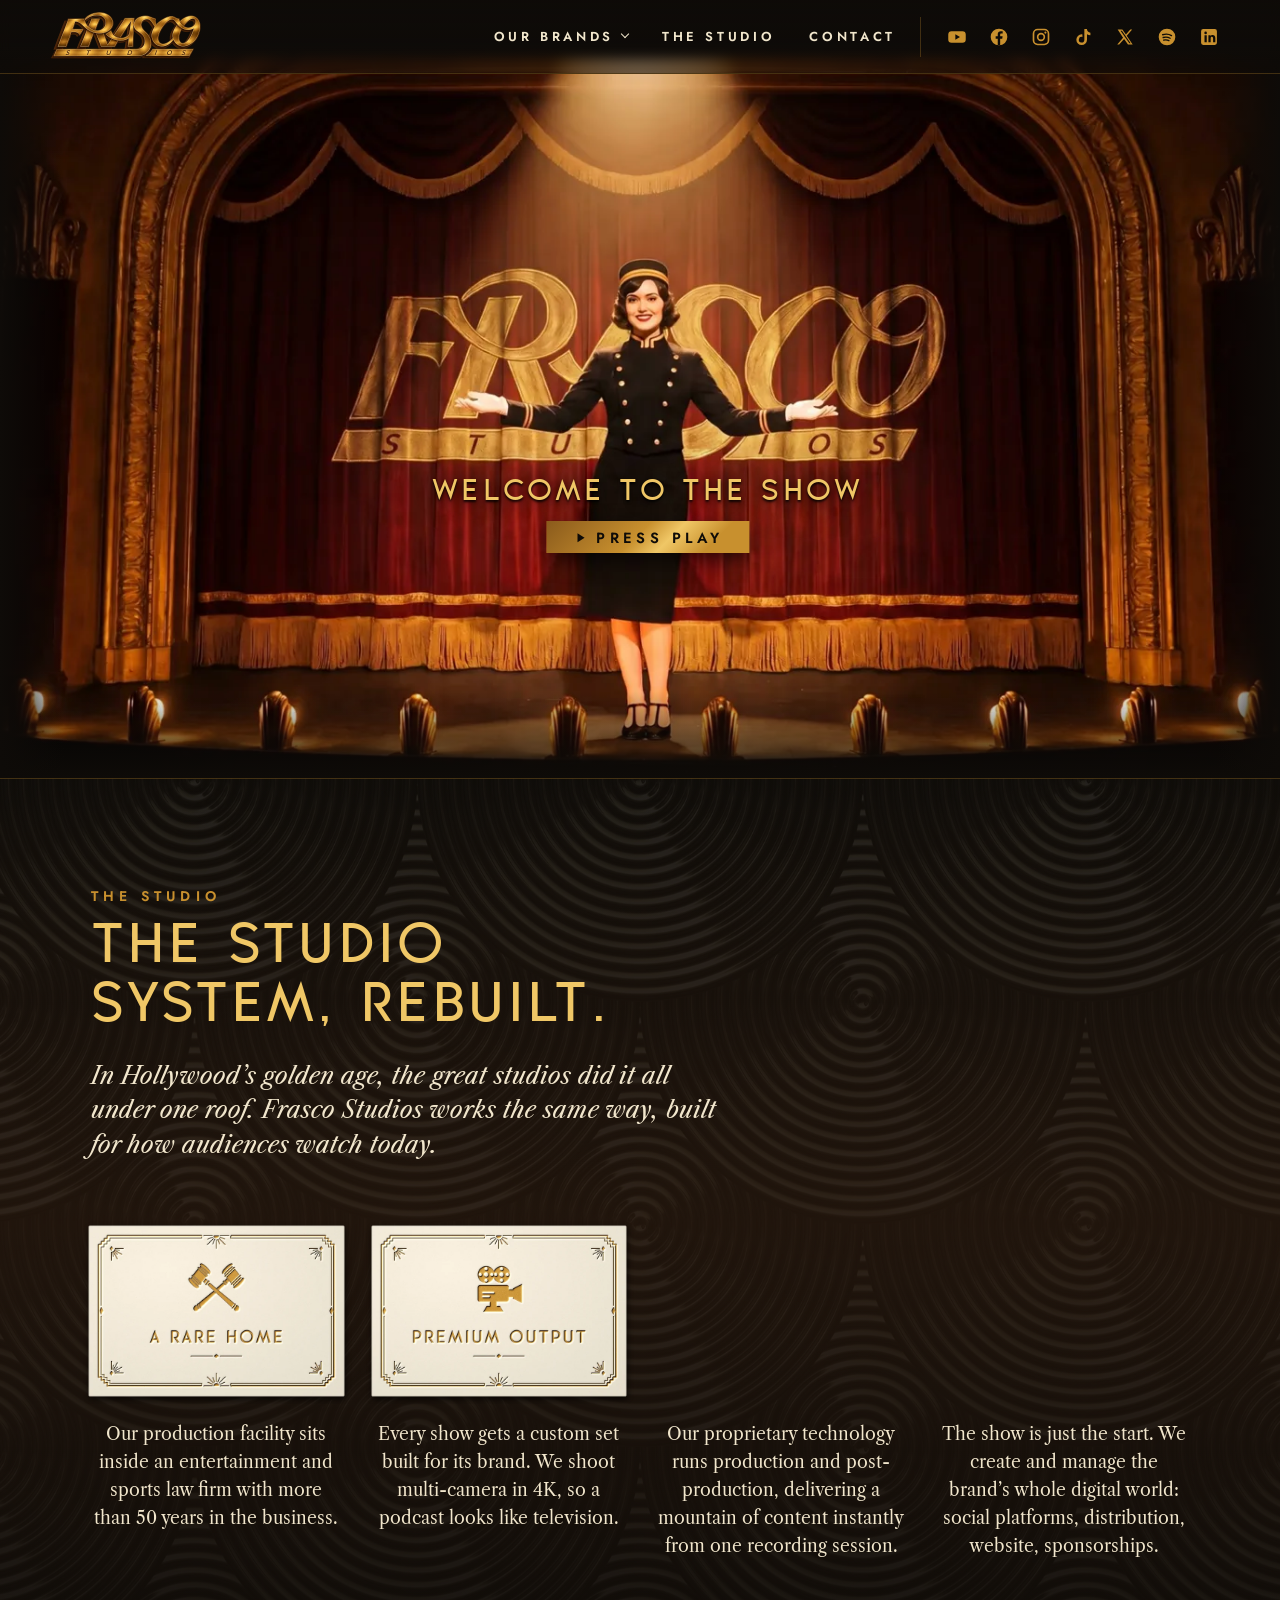
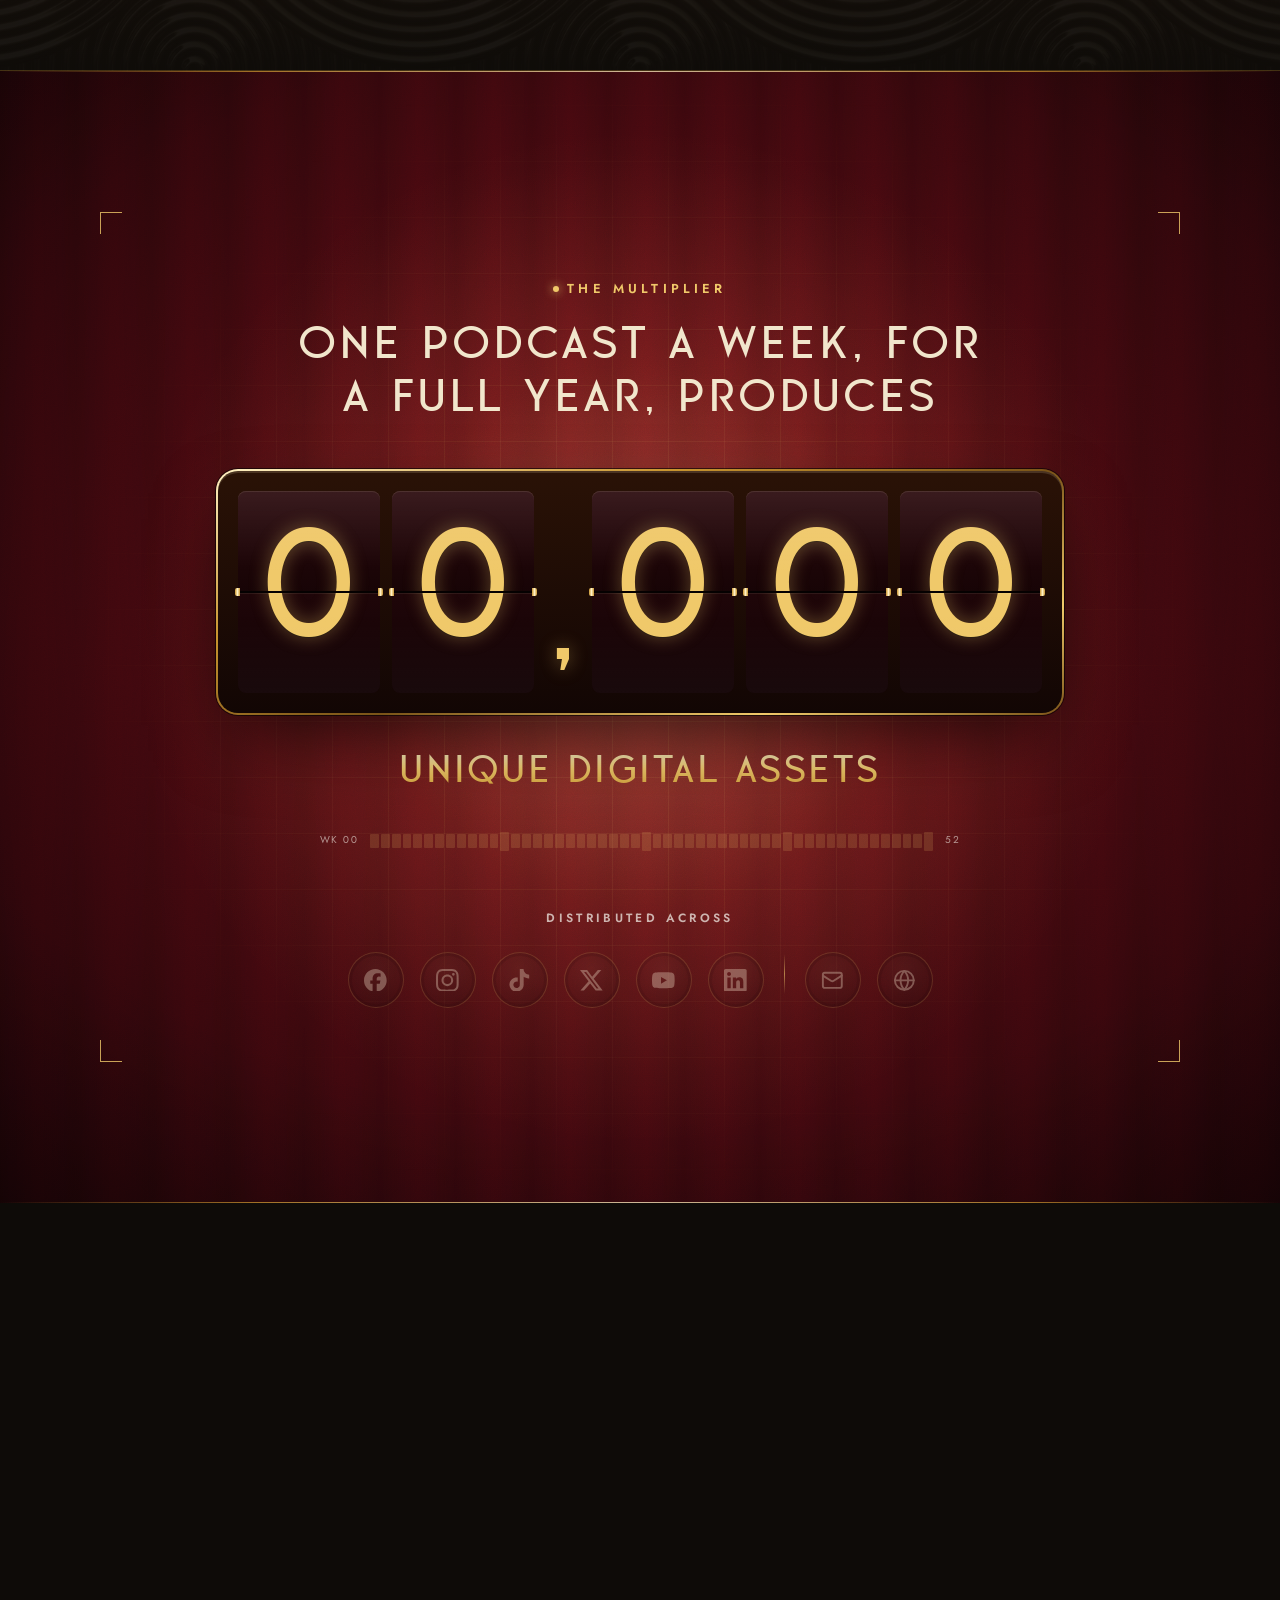
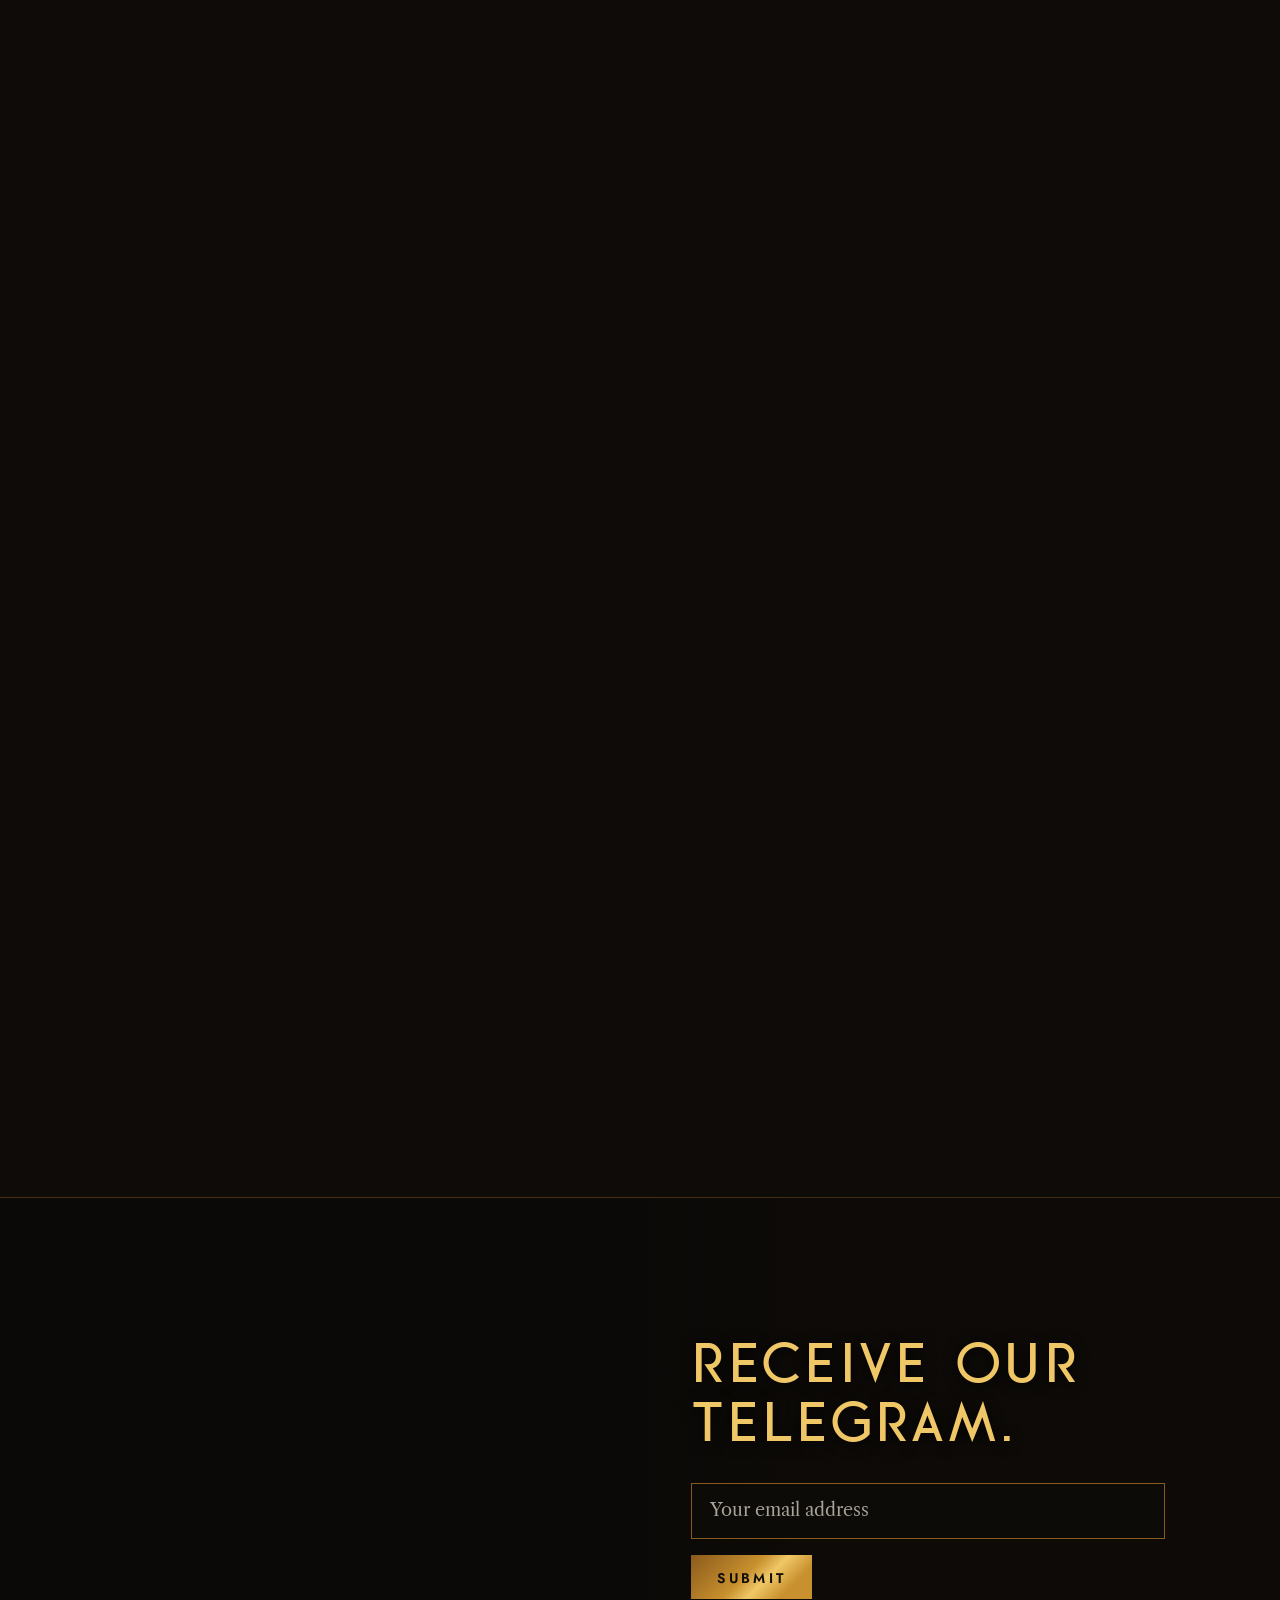
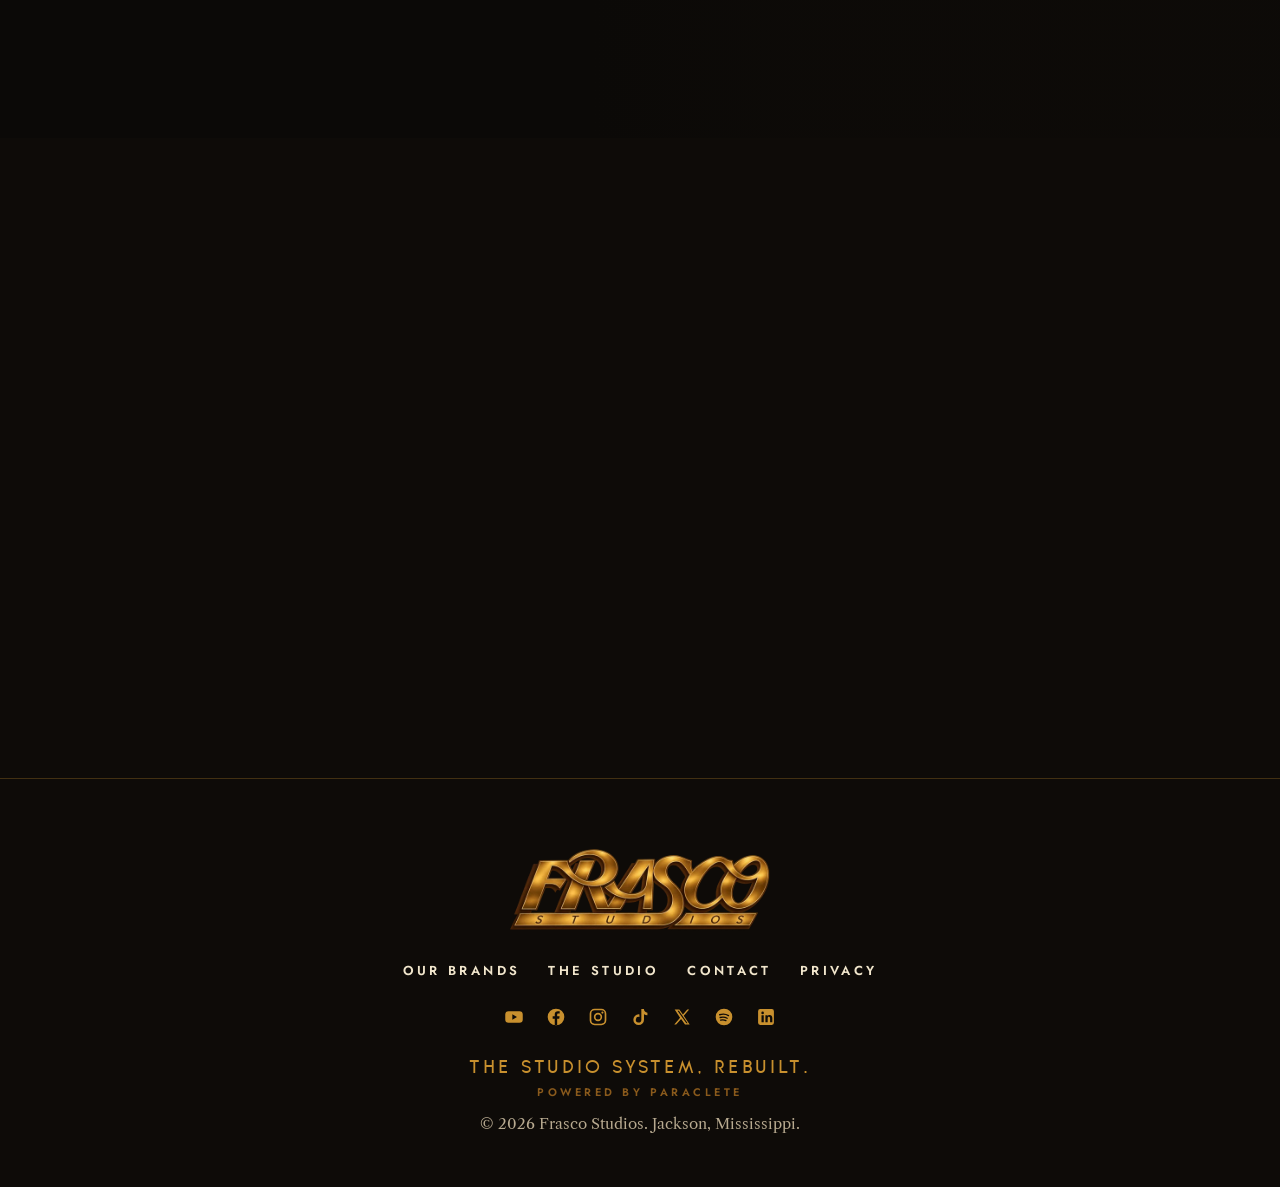
<file: index.html>
<!doctype html>
<html lang="en">
<head>
  <meta charset="UTF-8" />
  <meta http-equiv="Content-Security-Policy" content="default-src 'self'; img-src 'self' data:; media-src 'self'; font-src 'self'; style-src 'self'; script-src 'self'; base-uri 'self'; form-action 'none'; object-src 'none'; upgrade-insecure-requests">
  <meta name="viewport" content="width=device-width, initial-scale=1.0" />
  <title>Frasco Studios | The studio system, rebuilt.</title>
<meta name="description" content="Frasco Studios is a full-service production studio inside a 50-year-old entertainment and sports law firm: custom sets, multi-camera 4K and full brand management. Home of Barred in Mississippi, Athlete Farm, American Algorithm, Mud &amp; Glory, MAIS Legends &amp; Leaders and Mississippi Speed Instruction.">
<meta name="robots" content="noindex,nofollow">
<link rel="canonical" href="https://frascostudios.com/">
<meta property="og:type" content="website">
<meta property="og:site_name" content="Frasco Studios">
<meta property="og:locale" content="en_US">
<meta property="og:title" content="Frasco Studios | The studio system, rebuilt.">
<meta property="og:description" content="Frasco Studios is a full-service production studio inside a 50-year-old entertainment and sports law firm: custom sets, multi-camera 4K and full brand management. Home of Barred in Mississippi, Athlete Farm, American Algorithm, Mud &amp; Glory, MAIS Legends &amp; Leaders and Mississippi Speed Instruction.">
<meta property="og:url" content="https://frascostudios.com/">
<meta property="og:image" content="https://frascostudios.com/og/frasco-og.jpg">
<meta property="og:image:alt" content="Frasco Studios: The studio system, rebuilt.">
<meta name="twitter:card" content="summary_large_image">
<meta name="referrer" content="strict-origin-when-cross-origin">
<script type="application/ld+json">{"@context":"https://schema.org","@graph":[{"@type":"Organization","@id":"https://frascostudios.com/#organization","name":"Frasco Studios","url":"https://frascostudios.com/","slogan":"The studio system, rebuilt.","logo":{"@type":"ImageObject","url":"https://frascostudios.com/icon-512.png","width":512,"height":512}},{"@type":"WebSite","@id":"https://frascostudios.com/#website","url":"https://frascostudios.com/","name":"Frasco Studios","publisher":{"@id":"https://frascostudios.com/#organization"}}]}</script>
  <link rel="icon" type="image/png" sizes="32x32" href="/favicon-32.png"><link rel="icon" href="/favicon.ico" sizes="16x16 32x32"><link rel="apple-touch-icon" sizes="180x180" href="/apple-touch-icon.png"><link rel="manifest" href="/site.webmanifest"><meta name="theme-color" content="#0E0B08">
  <script type="module" crossorigin src="/assets/home-DoK13-Fy.js"></script>
  <link rel="modulepreload" crossorigin href="/assets/chrome-hH4lCLZR.js">
  <link rel="stylesheet" crossorigin href="/assets/chrome-BpQYxqev.css">
  <link rel="stylesheet" crossorigin href="/assets/home-COj1YJ7K.css">
</head>
<body>
  <div id="app"><a class="skip-link" href="#main">Skip to content</a>
<header class="main-header"><a class="brand" href="#welcome" aria-label="Frasco Studios home"><img src="/brand/logo-full.webp" srcset="/brand/logo-600.webp 600w, /brand/logo-full.webp 1167w" sizes="150px" width="1167" height="382" alt="" loading="lazy" decoding="async"></a><button class="mobile-menu" aria-label="Open menu" aria-expanded="false" aria-controls="main-nav">Menu <span>+</span></button><nav id="main-nav" aria-label="Main"><div class="nav-group"><a class="nav-top" href="#brands">Our Brands <span class="nav-caret" aria-hidden="true"></span></a><div class="subnav"><a href="https://barredinmississippi.com" target="_blank" rel="noopener">Barred in Mississippi</a><a href="https://athletefarmusa.com" target="_blank" rel="noopener">Athlete Farm</a><a href="https://americanalgorithm.com" target="_blank" rel="noopener">American Algorithm</a><a href="https://mudandglory.com" target="_blank" rel="noopener">Mud &amp; Glory</a><a href="https://maissports.org" target="_blank" rel="noopener">Legends &amp; Leaders</a><a href="https://mississippispeed.com/podcast" target="_blank" rel="noopener">Mississippi Speed</a></div></div><a href="#studio">The Studio</a><a href="#contact">Contact</a><ul class="social social-menu" aria-label="Frasco Studios on social media"><li><span class="social-soon" title="YouTube: coming soon" aria-label="YouTube, coming soon"><svg viewBox="0 0 24 24" width="20" height="20" fill="currentColor" aria-hidden="true" focusable="false"><path fill-rule="evenodd" d="M5.5 5h13a4 4 0 0 1 4 4v6a4 4 0 0 1-4 4h-13a4 4 0 0 1-4-4V9a4 4 0 0 1 4-4Zm4.5 3.8v6.4l5.6-3.2Z"/></svg></span></li><li><span class="social-soon" title="Facebook: coming soon" aria-label="Facebook, coming soon"><svg viewBox="0 0 24 24" width="20" height="20" fill="currentColor" aria-hidden="true" focusable="false"><path fill-rule="evenodd" d="M12 2a10 10 0 1 1 0 20a10 10 0 1 1 0-20Zm1.4 19.6V14h2.5l.4-3h-2.9V9.3c0-.9.3-1.5 1.5-1.5h1.5V5.1c-.3 0-1.2-.1-2.2-.1-2.2 0-3.7 1.3-3.7 3.8V11H8v3h2.5v7.6Z"/></svg></span></li><li><span class="social-soon" title="Instagram: coming soon" aria-label="Instagram, coming soon"><svg viewBox="0 0 24 24" width="20" height="20" fill="currentColor" aria-hidden="true" focusable="false"><rect x="3" y="3" width="18" height="18" rx="5" fill="none" stroke="currentColor" stroke-width="2"/><circle cx="12" cy="12" r="4" fill="none" stroke="currentColor" stroke-width="2"/><circle cx="17.3" cy="6.7" r="1.3"/></svg></span></li><li><span class="social-soon" title="TikTok: coming soon" aria-label="TikTok, coming soon"><svg viewBox="0 0 24 24" width="20" height="20" fill="currentColor" aria-hidden="true" focusable="false"><path d="M13.6 2.5h3.1a4.8 4.8 0 0 0 4.2 4.3v3.1a7.8 7.8 0 0 1-4.1-1.3v6.6a6.4 6.4 0 1 1-6.4-6.4c.3 0 .6 0 .9.1v3.2a3.3 3.3 0 1 0 2.3 3.1Z"/></svg></span></li><li><span class="social-soon" title="X: coming soon" aria-label="X, coming soon"><svg viewBox="0 0 24 24" width="20" height="20" fill="currentColor" aria-hidden="true" focusable="false"><path fill-rule="evenodd" d="M3.2 3h5.6l4.3 5.9L18.3 3h2.3l-6.5 7.5 7.1 10.5h-5.6l-4.7-6.6L5 21H2.7l7-8ZM6.6 4.6l10.6 14.8h1.6L8.3 4.6Z"/></svg></span></li><li><span class="social-soon" title="Spotify: coming soon" aria-label="Spotify, coming soon"><svg viewBox="0 0 24 24" width="20" height="20" fill="currentColor" aria-hidden="true" focusable="false"><circle cx="12" cy="12" r="10"/><path d="M6.8 9.3c3.6-1.1 7.6-.8 10.6 1M7.4 12.6c2.9-.8 6-.5 8.4.9M8 15.7c2.2-.6 4.4-.4 6.3.7" fill="none" stroke="#0E0B08" stroke-width="1.6" stroke-linecap="round"/></svg></span></li><li><span class="social-soon" title="LinkedIn: coming soon" aria-label="LinkedIn, coming soon"><svg viewBox="0 0 24 24" width="20" height="20" fill="currentColor" aria-hidden="true" focusable="false"><path fill-rule="evenodd" d="M5 2.5h14A2.5 2.5 0 0 1 21.5 5v14a2.5 2.5 0 0 1-2.5 2.5H5A2.5 2.5 0 0 1 2.5 19V5A2.5 2.5 0 0 1 5 2.5Zm1.6 7.3v8.4h2.7V9.8Zm1.35-4.3a1.55 1.55 0 1 0 0 3.1a1.55 1.55 0 1 0 0-3.1Zm3.35 4.3v8.4H14v-4.4c0-1.2.4-2 1.5-2s1.4.9 1.4 2v4.4h2.7v-4.9c0-2.5-1.3-3.7-3.2-3.7c-1.3 0-2.1.6-2.5 1.3V9.8Z"/></svg></span></li></ul></nav><ul class="social social-header" aria-label="Frasco Studios on social media"><li><span class="social-soon" title="YouTube: coming soon" aria-label="YouTube, coming soon"><svg viewBox="0 0 24 24" width="20" height="20" fill="currentColor" aria-hidden="true" focusable="false"><path fill-rule="evenodd" d="M5.5 5h13a4 4 0 0 1 4 4v6a4 4 0 0 1-4 4h-13a4 4 0 0 1-4-4V9a4 4 0 0 1 4-4Zm4.5 3.8v6.4l5.6-3.2Z"/></svg></span></li><li><span class="social-soon" title="Facebook: coming soon" aria-label="Facebook, coming soon"><svg viewBox="0 0 24 24" width="20" height="20" fill="currentColor" aria-hidden="true" focusable="false"><path fill-rule="evenodd" d="M12 2a10 10 0 1 1 0 20a10 10 0 1 1 0-20Zm1.4 19.6V14h2.5l.4-3h-2.9V9.3c0-.9.3-1.5 1.5-1.5h1.5V5.1c-.3 0-1.2-.1-2.2-.1-2.2 0-3.7 1.3-3.7 3.8V11H8v3h2.5v7.6Z"/></svg></span></li><li><span class="social-soon" title="Instagram: coming soon" aria-label="Instagram, coming soon"><svg viewBox="0 0 24 24" width="20" height="20" fill="currentColor" aria-hidden="true" focusable="false"><rect x="3" y="3" width="18" height="18" rx="5" fill="none" stroke="currentColor" stroke-width="2"/><circle cx="12" cy="12" r="4" fill="none" stroke="currentColor" stroke-width="2"/><circle cx="17.3" cy="6.7" r="1.3"/></svg></span></li><li><span class="social-soon" title="TikTok: coming soon" aria-label="TikTok, coming soon"><svg viewBox="0 0 24 24" width="20" height="20" fill="currentColor" aria-hidden="true" focusable="false"><path d="M13.6 2.5h3.1a4.8 4.8 0 0 0 4.2 4.3v3.1a7.8 7.8 0 0 1-4.1-1.3v6.6a6.4 6.4 0 1 1-6.4-6.4c.3 0 .6 0 .9.1v3.2a3.3 3.3 0 1 0 2.3 3.1Z"/></svg></span></li><li><span class="social-soon" title="X: coming soon" aria-label="X, coming soon"><svg viewBox="0 0 24 24" width="20" height="20" fill="currentColor" aria-hidden="true" focusable="false"><path fill-rule="evenodd" d="M3.2 3h5.6l4.3 5.9L18.3 3h2.3l-6.5 7.5 7.1 10.5h-5.6l-4.7-6.6L5 21H2.7l7-8ZM6.6 4.6l10.6 14.8h1.6L8.3 4.6Z"/></svg></span></li><li><span class="social-soon" title="Spotify: coming soon" aria-label="Spotify, coming soon"><svg viewBox="0 0 24 24" width="20" height="20" fill="currentColor" aria-hidden="true" focusable="false"><circle cx="12" cy="12" r="10"/><path d="M6.8 9.3c3.6-1.1 7.6-.8 10.6 1M7.4 12.6c2.9-.8 6-.5 8.4.9M8 15.7c2.2-.6 4.4-.4 6.3.7" fill="none" stroke="#0E0B08" stroke-width="1.6" stroke-linecap="round"/></svg></span></li><li><span class="social-soon" title="LinkedIn: coming soon" aria-label="LinkedIn, coming soon"><svg viewBox="0 0 24 24" width="20" height="20" fill="currentColor" aria-hidden="true" focusable="false"><path fill-rule="evenodd" d="M5 2.5h14A2.5 2.5 0 0 1 21.5 5v14a2.5 2.5 0 0 1-2.5 2.5H5A2.5 2.5 0 0 1 2.5 19V5A2.5 2.5 0 0 1 5 2.5Zm1.6 7.3v8.4h2.7V9.8Zm1.35-4.3a1.55 1.55 0 1 0 0 3.1a1.55 1.55 0 1 0 0-3.1Zm3.35 4.3v8.4H14v-4.4c0-1.2.4-2 1.5-2s1.4.9 1.4 2v4.4h2.7v-4.9c0-2.5-1.3-3.7-3.2-3.7c-1.3 0-2.1.6-2.5 1.3V9.8Z"/></svg></span></li></ul></header>
<main id="main">
<section class="screening" id="welcome" aria-label="Welcome to the show"><h1 class="sr-only">Frasco Studios: the studio system, rebuilt</h1><div class="sr-stage" data-state="invite" data-film="/video/screening/show.mp4"><div class="sr-frame"><video class="sr-clip sr-invite" muted playsinline preload="auto" poster="/video/screening/invite-poster.webp" loop autoplay aria-hidden="true" tabindex="-1"><source src="/video/screening/invite-720.mp4" type="video/mp4" media="(max-width:900px)"><source src="/video/screening/invite.mp4" type="video/mp4"></video><video class="sr-clip sr-open" muted playsinline preload="metadata" poster="/video/screening/open-poster.webp" aria-hidden="true" tabindex="-1"><source src="/video/screening/open-720.mp4" type="video/mp4" media="(max-width:900px)"><source src="/video/screening/open.mp4" type="video/mp4"></video><video class="sr-clip sr-watching" muted playsinline preload="metadata" poster="/video/screening/watching-poster.webp" loop aria-hidden="true" tabindex="-1"><source src="/video/screening/watching-720.mp4" type="video/mp4" media="(max-width:900px)"><source src="/video/screening/watching.mp4" type="video/mp4"></video><video class="sr-clip sr-close" muted playsinline preload="metadata" poster="/video/screening/close-poster.webp" aria-hidden="true" tabindex="-1"><source src="/video/screening/close-720.mp4" type="video/mp4" media="(max-width:900px)"><source src="/video/screening/close.mp4" type="video/mp4"></video>
<div class="sr-screen" aria-live="polite"><div class="sr-soon"><img src="/brand/logo-600.webp" width="600" height="196" alt="" loading="lazy"><span>The Welcome Film</span><em>Coming soon</em></div></div>
<div class="sr-cta"><p class="sr-welcome">Welcome to the Show</p><button class="sr-play" type="button" aria-label="Press play: the Frasco Studios welcome film"><svg viewBox="0 0 24 24" aria-hidden="true"><path d="M8 5v14l11-7z" fill="currentColor"/></svg><span>Press Play</span></button></div></div></div></section>
<section class="studio" id="studio" aria-labelledby="studio-title"><div class="wrap"><div class="studio-head"><div><p class="eyebrow">The Studio</p><h2 id="studio-title">The studio system, rebuilt.</h2><p class="studio-intro">In Hollywood’s golden age, the great studios did it all under one roof. Frasco Studios works the same way, built for how audiences watch today.</p></div><img class="studio-pair" src="/img/studio/then-now-storage.webp" width="1157" height="437" alt="" aria-hidden="true" loading="lazy" decoding="async"></div>
<ul class="studio-cols"><li class="studio-col"><img class="studio-card" src="/img/studio/card-real-studio-720.webp" srcset="/img/studio/card-real-studio-720.webp 720w, /img/studio/card-real-studio-1200.webp 1200w" sizes="(max-width:760px) 92vw, (max-width:1100px) 46vw, 24vw" width="1200" height="823" alt="" loading="lazy" decoding="async"><h3 class="sr-only">A Rare Home</h3><p>Our production facility sits inside an entertainment and sports law firm with more than 50 years in the business.</p></li><li class="studio-col"><img class="studio-card" src="/img/studio/card-premium-720.webp" srcset="/img/studio/card-premium-720.webp 720w, /img/studio/card-premium-1200.webp 1200w" sizes="(max-width:760px) 92vw, (max-width:1100px) 46vw, 24vw" width="1200" height="823" alt="" loading="lazy" decoding="async"><h3 class="sr-only">Premium Output</h3><p>Every show gets a custom set built for its brand. We shoot multi-camera in 4K, so a podcast looks like television.</p></li><li class="studio-col"><img class="studio-card" src="/img/studio/card-speed-720.webp" srcset="/img/studio/card-speed-720.webp 720w, /img/studio/card-speed-1200.webp 1200w" sizes="(max-width:760px) 92vw, (max-width:1100px) 46vw, 24vw" width="1200" height="823" alt="" loading="lazy" decoding="async"><h3 class="sr-only">Impossible Speed</h3><p>Our proprietary technology runs production and post-production, delivering a mountain of content instantly from one recording session.</p></li><li class="studio-col"><img class="studio-card" src="/img/studio/card-whole-brand-720.webp" srcset="/img/studio/card-whole-brand-720.webp 720w, /img/studio/card-whole-brand-1200.webp 1200w" sizes="(max-width:760px) 92vw, (max-width:1100px) 46vw, 24vw" width="1200" height="823" alt="" loading="lazy" decoding="async"><h3 class="sr-only">The Whole Brand</h3><p>The show is just the start. We create and manage the brand’s whole digital world: social platforms, distribution, website, sponsorships.</p></li></ul>
</div></section>
<section class="fsx-band" id="fsx-multiplier" aria-labelledby="fsx-lead"><div class="fsx-layer fsx-pleats"></div><div class="fsx-layer fsx-grid"></div><div class="fsx-layer fsx-glow"></div><div class="fsx-layer fsx-scan"></div><div class="fsx-layer fsx-grain"></div><div class="fsx-layer fsx-vignette"></div><div class="fsx-frame"><span class="fsx-corner tl"></span><span class="fsx-corner tr"></span><span class="fsx-corner bl"></span><span class="fsx-corner br"></span><p class="fsx-eyebrow"><i aria-hidden="true"></i>The Multiplier</p><h2 class="fsx-lead" id="fsx-lead">One podcast a week, for a full&nbsp;year, produces</h2><div class="fsx-clock" aria-hidden="true" data-fsx-clock></div><p class="fsx-sr">25,000</p><p class="fsx-label">unique digital assets</p><div class="fsx-rail" aria-hidden="true"><span>WK <em data-fsx-week>00</em></span><div class="fsx-ticks" data-fsx-ticks></div><span>52</span></div><div class="fsx-channels"><p class="fsx-channels-label">Distributed across</p><ul class="fsx-icons" data-fsx-icons><li title="Facebook"><span class="fsx-ping"></span><svg viewBox="0 0 24 24" fill="currentColor" aria-hidden="true"><path d="M9.101 23.691v-7.98H6.627v-3.667h2.474v-1.58c0-4.085 1.848-5.978 5.858-5.978.401 0 .955.042 1.468.103a8.68 8.68 0 0 1 1.141.195v3.325a8.623 8.623 0 0 0-.653-.036 26.805 26.805 0 0 0-.733-.009c-.707 0-1.259.096-1.675.309a1.686 1.686 0 0 0-.679.622c-.258.42-.374.995-.374 1.752v1.297h3.919l-.386 2.103-.287 1.564h-3.246v8.245C19.396 23.238 24 18.179 24 12.044c0-6.627-5.373-12-12-12s-12 5.373-12 12c0 5.628 3.874 10.35 9.101 11.647Z"/></svg><span class="fsx-sr">Facebook</span></li><li title="Instagram"><span class="fsx-ping"></span><svg viewBox="0 0 24 24" fill="currentColor" aria-hidden="true"><path d="M7.0301.084c-1.2768.0602-2.1487.264-2.911.5634-.7888.3075-1.4575.72-2.1228 1.3877-.6652.6677-1.075 1.3368-1.3802 2.127-.2954.7638-.4956 1.6365-.552 2.914-.0564 1.2775-.0689 1.6882-.0626 4.947.0062 3.2586.0206 3.6671.0825 4.9473.061 1.2765.264 2.1482.5635 2.9107.308.7889.72 1.4573 1.388 2.1228.6679.6655 1.3365 1.0743 2.1285 1.38.7632.295 1.6361.4961 2.9134.552 1.2773.056 1.6884.069 4.9462.0627 3.2578-.0062 3.668-.0207 4.9478-.0814 1.28-.0607 2.147-.2652 2.9098-.5633.7889-.3086 1.4578-.72 2.1228-1.3881.665-.6682 1.0745-1.3378 1.3795-2.1284.2957-.7632.4966-1.636.552-2.9124.056-1.2809.0692-1.6898.063-4.948-.0063-3.2583-.021-3.6668-.0817-4.9465-.0607-1.2797-.264-2.1487-.5633-2.9117-.3084-.7889-.72-1.4568-1.3876-2.1228C21.2982 1.33 20.628.9208 19.8378.6165 19.074.321 18.2017.1197 16.9244.0645 15.6471.0093 15.236-.005 11.977.0014 8.718.0076 8.31.0215 7.0301.0839m.1402 21.6932c-1.17-.0509-1.8053-.2453-2.2287-.408-.5606-.216-.96-.4771-1.3819-.895-.422-.4178-.6811-.8186-.9-1.378-.1644-.4234-.3624-1.058-.4171-2.228-.0595-1.2645-.072-1.6442-.079-4.848-.007-3.2037.0053-3.583.0607-4.848.05-1.169.2456-1.805.408-2.2282.216-.5613.4762-.96.895-1.3816.4188-.4217.8184-.6814 1.3783-.9003.423-.1651 1.0575-.3614 2.227-.4171 1.2655-.06 1.6447-.072 4.848-.079 3.2033-.007 3.5835.005 4.8495.0608 1.169.0508 1.8053.2445 2.228.408.5608.216.96.4754 1.3816.895.4217.4194.6816.8176.9005 1.3787.1653.4217.3617 1.056.4169 2.2263.0602 1.2655.0739 1.645.0796 4.848.0058 3.203-.0055 3.5834-.061 4.848-.051 1.17-.245 1.8055-.408 2.2294-.216.5604-.4763.96-.8954 1.3814-.419.4215-.8181.6811-1.3783.9-.4224.1649-1.0577.3617-2.2262.4174-1.2656.0595-1.6448.072-4.8493.079-3.2045.007-3.5825-.006-4.848-.0608M16.953 5.5864A1.44 1.44 0 1 0 18.39 4.144a1.44 1.44 0 0 0-1.437 1.4424M5.8385 12.012c.0067 3.4032 2.7706 6.1557 6.173 6.1493 3.4026-.0065 6.157-2.7701 6.1506-6.1733-.0065-3.4032-2.771-6.1565-6.174-6.1498-3.403.0067-6.156 2.771-6.1496 6.1738M8 12.0077a4 4 0 1 1 4.008 3.9921A3.9996 3.9996 0 0 1 8 12.0077"/></svg><span class="fsx-sr">Instagram</span></li><li title="TikTok"><span class="fsx-ping"></span><svg viewBox="0 0 24 24" fill="currentColor" aria-hidden="true"><path d="M12.525.02c1.31-.02 2.61-.01 3.91-.02.08 1.53.63 3.09 1.75 4.17 1.12 1.11 2.7 1.62 4.24 1.79v4.03c-1.44-.05-2.89-.35-4.2-.97-.57-.26-1.1-.59-1.62-.93-.01 2.92.01 5.84-.02 8.75-.08 1.4-.54 2.79-1.35 3.94-1.31 1.92-3.58 3.17-5.91 3.21-1.43.08-2.86-.31-4.08-1.03-2.02-1.19-3.44-3.37-3.65-5.71-.02-.5-.03-1-.01-1.49.18-1.9 1.12-3.72 2.58-4.96 1.66-1.44 3.98-2.13 6.15-1.72.02 1.48-.04 2.96-.04 4.44-.99-.32-2.15-.23-3.02.37-.63.41-1.11 1.04-1.36 1.75-.21.51-.15 1.07-.14 1.61.24 1.64 1.82 3.02 3.5 2.87 1.12-.01 2.19-.66 2.77-1.61.19-.33.4-.67.41-1.06.1-1.79.06-3.57.07-5.36.01-4.03-.01-8.05.02-12.07z"/></svg><span class="fsx-sr">TikTok</span></li><li title="X"><span class="fsx-ping"></span><svg viewBox="0 0 24 24" fill="currentColor" aria-hidden="true"><path d="M18.901 1.153h3.68l-8.04 9.19L24 22.846h-7.406l-5.8-7.584-6.638 7.584H.474l8.6-9.83L0 1.154h7.594l5.243 6.932ZM17.61 20.644h2.039L6.486 3.24H4.298Z"/></svg><span class="fsx-sr">X</span></li><li title="YouTube"><span class="fsx-ping"></span><svg viewBox="0 0 24 24" fill="currentColor" aria-hidden="true"><path d="M23.498 6.186a3.016 3.016 0 0 0-2.122-2.136C19.505 3.545 12 3.545 12 3.545s-7.505 0-9.377.505A3.017 3.017 0 0 0 .502 6.186C0 8.07 0 12 0 12s0 3.93.502 5.814a3.016 3.016 0 0 0 2.122 2.136c1.871.505 9.376.505 9.376.505s7.505 0 9.377-.505a3.015 3.015 0 0 0 2.122-2.136C24 15.93 24 12 24 12s0-3.93-.502-5.814zM9.545 15.568V8.432L15.818 12l-6.273 3.568z"/></svg><span class="fsx-sr">YouTube</span></li><li title="LinkedIn"><span class="fsx-ping"></span><svg viewBox="0 0 24 24" fill="currentColor" aria-hidden="true"><path d="M20.447 20.452h-3.554v-5.569c0-1.328-.027-3.037-1.852-3.037-1.853 0-2.136 1.445-2.136 2.939v5.667H9.351V9h3.414v1.561h.046c.477-.9 1.637-1.85 3.37-1.85 3.601 0 4.267 2.37 4.267 5.455v6.286zM5.337 7.433c-1.144 0-2.063-.926-2.063-2.065 0-1.138.92-2.063 2.063-2.063 1.14 0 2.064.925 2.064 2.063 0 1.139-.925 2.065-2.064 2.065zm1.782 13.019H3.555V9h3.564v11.452zM22.225 0H1.771C.792 0 0 .774 0 1.729v20.542C0 23.227.792 24 1.771 24h20.451C23.2 24 24 23.227 24 22.271V1.729C24 .774 23.2 0 22.222 0h.003z"/></svg><span class="fsx-sr">LinkedIn</span></li><li class="fsx-sep" aria-hidden="true"></li><li title="Email newsletter"><span class="fsx-ping"></span><svg viewBox="0 0 24 24" fill="none" stroke="currentColor" stroke-width="2" stroke-linecap="round" stroke-linejoin="round" aria-hidden="true"><rect width="20" height="16" x="2" y="4" rx="2" /><path d="m22 7-8.97 5.7a1.94 1.94 0 0 1-2.06 0L2 7" /></svg><span class="fsx-sr">Email newsletter</span></li><li title="Website"><span class="fsx-ping"></span><svg viewBox="0 0 24 24" fill="none" stroke="currentColor" stroke-width="2" stroke-linecap="round" stroke-linejoin="round" aria-hidden="true"><circle cx="12" cy="12" r="10" /><path d="M12 2a14.5 14.5 0 0 0 0 20 14.5 14.5 0 0 0 0-20" /><path d="M2 12h20" /></svg><span class="fsx-sr">Website</span></li></ul></div></div></section>
<section class="brands" id="brands" aria-labelledby="brands-title"><div class="wrap wide"><div class="brands-head"><div class="section-head"><p class="eyebrow">Now Showing</p><h2 id="brands-title">Our Brands</h2></div></div><ul class="brand-grid"><li class="brand-card"><a href="https://barredinmississippi.com" target="_blank" rel="noopener" aria-label="Barred in Mississippi: visit barredinmississippi.com (opens in a new tab)"><span class="poster"><img src="/img/brands/barred-800.webp" srcset="/img/brands/barred-800.webp 800w, /img/brands/barred-1600.webp 1600w" sizes="(max-width:760px) 92vw, (max-width:1100px) 46vw, 31vw" width="1600" height="900" alt="Barred in Mississippi" loading="lazy" decoding="async"></span><span class="brand-kind">Podcast</span><span class="brand-name">Barred in Mississippi</span><span class="brand-line">War Stories from Mississippi Lawyers.</span><span class="brand-summary">Mississippi attorneys pull up a leather chair in a speakeasy back bar built for the show and tell the stories they still think about: the bar exam, the first client, the case that changed them.</span><span class="brand-visit">barredinmississippi.com ↗</span></a></li><li class="brand-card"><a href="https://athletefarmusa.com" target="_blank" rel="noopener" aria-label="Athlete Farm: visit athletefarmusa.com (opens in a new tab)"><span class="poster"><img src="/img/brands/athlete-farm-800.webp" srcset="/img/brands/athlete-farm-800.webp 800w, /img/brands/athlete-farm-1600.webp 1600w" sizes="(max-width:760px) 92vw, (max-width:1100px) 46vw, 31vw" width="1600" height="900" alt="Athlete Farm" loading="lazy" decoding="async"></span><span class="brand-kind">Podcast</span><span class="brand-name">Athlete Farm</span><span class="brand-line">A Parenting Almanac for Growing College Athletes.</span><span class="brand-summary">Coaches, college athletes and the parents who raised them sit down on a custom farmhouse set for long, honest conversations about what it really takes to grow a college athlete.</span><span class="brand-visit">athletefarmusa.com ↗</span></a></li><li class="brand-card"><a href="https://americanalgorithm.com" target="_blank" rel="noopener" aria-label="American Algorithm: visit americanalgorithm.com (opens in a new tab)"><span class="poster"><img src="/img/brands/american-algorithm-800.webp" srcset="/img/brands/american-algorithm-800.webp 800w, /img/brands/american-algorithm-1600.webp 1600w" sizes="(max-width:760px) 92vw, (max-width:1100px) 46vw, 31vw" width="1600" height="900" alt="American Algorithm" loading="lazy" decoding="async"></span><span class="brand-kind">Podcast</span><span class="brand-name">American Algorithm</span><span class="brand-line">The crossroads of artificial intelligence, culture, politics and law in America.</span><span class="brand-summary">Technologists, policymakers, scholars and industry leaders in candid conversation about how AI is reshaping our social, political and legal worlds. Presented by the Mississippi Christian University School of Law.</span><span class="brand-visit">americanalgorithm.com ↗</span></a></li><li class="brand-card"><a href="https://mudandglory.com" target="_blank" rel="noopener" aria-label="Mud &amp; Glory: visit mudandglory.com (opens in a new tab)"><span class="poster"><img src="/img/brands/mud-and-glory-800.webp" srcset="/img/brands/mud-and-glory-800.webp 800w, /img/brands/mud-and-glory-1600.webp 1600w" sizes="(max-width:760px) 92vw, (max-width:1100px) 46vw, 31vw" width="1600" height="900" alt="Mud &amp; Glory" loading="lazy" decoding="async"></span><span class="brand-kind">Short Films</span><span class="brand-name">Mud &amp; Glory</span><span class="brand-line">Every story has a crossroads.</span><span class="brand-summary">True stories from the Mississippi Delta, told in short narrated films with original scores. Bluesmen, record labels and the small towns along the line, each story checked against its sources.</span><span class="brand-visit">mudandglory.com ↗</span></a></li><li class="brand-card"><a href="https://maissports.org" target="_blank" rel="noopener" aria-label="MAIS Legends &amp; Leaders: visit maissports.org (opens in a new tab)"><span class="poster"><img src="/img/brands/mais-800.webp" srcset="/img/brands/mais-800.webp 800w, /img/brands/mais-1600.webp 1600w" sizes="(max-width:760px) 92vw, (max-width:1100px) 46vw, 31vw" width="1600" height="900" alt="MAIS Legends &amp; Leaders" loading="lazy" decoding="async"></span><span class="brand-kind">Podcast</span><span class="brand-name">MAIS Legends &amp; Leaders</span><span class="brand-line">The official podcast of the MidSouth Association of Independent Schools.</span><span class="brand-summary">Long-form conversations with the coaches, educators and leaders who built the member schools’ athletics programs. Part tribute, part archive, part playbook for Mississippi independent school athletics.</span><span class="brand-visit">maissports.org ↗</span></a></li><li class="brand-card"><a href="https://mississippispeed.com/podcast" target="_blank" rel="noopener" aria-label="Mississippi Speed Instruction: visit mississippispeed.com/podcast (opens in a new tab)"><span class="poster"><img src="/img/brands/msi-800.webp" srcset="/img/brands/msi-800.webp 800w, /img/brands/msi-1600.webp 1600w" sizes="(max-width:760px) 92vw, (max-width:1100px) 46vw, 31vw" width="1600" height="900" alt="Mississippi Speed Instruction" loading="lazy" decoding="async"></span><span class="brand-kind">Podcast</span><span class="brand-name">Mississippi Speed Instruction</span><span class="brand-line">Faster athletes start here.</span><span class="brand-summary">Long-form conversations with the coaches, athletes and parents behind youth speed, from the Mississippi speed camp that has been building faster athletes since 1993. SEC coaches, state-title builders and an NFL alum who came up through the camp.</span><span class="brand-visit">mississippispeed.com/podcast ↗</span></a></li></ul></div></section>
<section class="telegram" id="telegram" aria-labelledby="telegram-title"><picture class="telegram-still"><source media="(max-width:760px)" srcset="/img/telegram/telegram-phone.webp" width="621" height="656"><img src="/img/telegram/telegram-full.webp" srcset="/img/telegram/telegram-1000.webp 1000w, /img/telegram/telegram-full.webp 1552w" sizes="100vw" width="1552" height="656" alt="The Frasco Studios usherette in an empty movie palace, smiling and holding up a telegram that reads Greetings from Frasco Studios" loading="lazy" decoding="async"></picture><div class="telegram-copy"><h2 id="telegram-title">Receive our telegram.</h2><form class="telegram-form" novalidate><label class="sr-only" for="telegram-email">Your email address</label><input id="telegram-email" name="email" type="email" autocomplete="email" inputmode="email" placeholder="Your email address" required><button class="button" type="submit">Submit</button><p class="telegram-note" role="status" aria-live="polite"></p></form></div></section>
<section class="contact" id="contact" aria-labelledby="contact-title"><picture class="contact-still"><source media="(max-width:760px)" srcset="/img/contact/still-phone-800.webp 800w, /img/contact/still-phone-1400.webp 1400w" sizes="100vw"><img src="/img/contact/still-2000.webp" srcset="/img/contact/still-1200.webp 1200w, /img/contact/still-2000.webp 2000w, /img/contact/still-3200.webp 3200w" sizes="100vw" width="3200" height="1600" alt="On black silk: an antique gold pocket watch whose chain rests on a strip of old film beside a Mercury dime and an Indian Head cent, and an iPhone showing the Frasco Studios usherette beside a processor chip and a Frasco Studios memory card" loading="lazy" decoding="async"></picture><div class="wrap contact-inner"><div><p class="eyebrow">Contact</p><h2 id="contact-title">This part still works like old Hollywood.</h2><p class="contact-line"><span class="nowrap">You have to know someone</span><br> <span class="nowrap">who knows someone</span><br> <span class="nowrap">to get to us.</span></p></div></div></section>
</main>
<footer class="site-footer"><a class="footer-mark" href="#welcome"><img src="/brand/logo-full.webp" srcset="/brand/logo-600.webp 600w, /brand/logo-full.webp 1167w" sizes="260px" width="1167" height="382" alt="Frasco Studios" loading="lazy" decoding="async"></a><div class="footer-links"><a href="/#brands">Our Brands</a><a href="/#studio">The Studio</a><a href="/#contact">Contact</a><a href="/privacy/">Privacy</a></div><ul class="social social-footer" aria-label="Frasco Studios on social media"><li><span class="social-soon" title="YouTube: coming soon" aria-label="YouTube, coming soon"><svg viewBox="0 0 24 24" width="20" height="20" fill="currentColor" aria-hidden="true" focusable="false"><path fill-rule="evenodd" d="M5.5 5h13a4 4 0 0 1 4 4v6a4 4 0 0 1-4 4h-13a4 4 0 0 1-4-4V9a4 4 0 0 1 4-4Zm4.5 3.8v6.4l5.6-3.2Z"/></svg></span></li><li><span class="social-soon" title="Facebook: coming soon" aria-label="Facebook, coming soon"><svg viewBox="0 0 24 24" width="20" height="20" fill="currentColor" aria-hidden="true" focusable="false"><path fill-rule="evenodd" d="M12 2a10 10 0 1 1 0 20a10 10 0 1 1 0-20Zm1.4 19.6V14h2.5l.4-3h-2.9V9.3c0-.9.3-1.5 1.5-1.5h1.5V5.1c-.3 0-1.2-.1-2.2-.1-2.2 0-3.7 1.3-3.7 3.8V11H8v3h2.5v7.6Z"/></svg></span></li><li><span class="social-soon" title="Instagram: coming soon" aria-label="Instagram, coming soon"><svg viewBox="0 0 24 24" width="20" height="20" fill="currentColor" aria-hidden="true" focusable="false"><rect x="3" y="3" width="18" height="18" rx="5" fill="none" stroke="currentColor" stroke-width="2"/><circle cx="12" cy="12" r="4" fill="none" stroke="currentColor" stroke-width="2"/><circle cx="17.3" cy="6.7" r="1.3"/></svg></span></li><li><span class="social-soon" title="TikTok: coming soon" aria-label="TikTok, coming soon"><svg viewBox="0 0 24 24" width="20" height="20" fill="currentColor" aria-hidden="true" focusable="false"><path d="M13.6 2.5h3.1a4.8 4.8 0 0 0 4.2 4.3v3.1a7.8 7.8 0 0 1-4.1-1.3v6.6a6.4 6.4 0 1 1-6.4-6.4c.3 0 .6 0 .9.1v3.2a3.3 3.3 0 1 0 2.3 3.1Z"/></svg></span></li><li><span class="social-soon" title="X: coming soon" aria-label="X, coming soon"><svg viewBox="0 0 24 24" width="20" height="20" fill="currentColor" aria-hidden="true" focusable="false"><path fill-rule="evenodd" d="M3.2 3h5.6l4.3 5.9L18.3 3h2.3l-6.5 7.5 7.1 10.5h-5.6l-4.7-6.6L5 21H2.7l7-8ZM6.6 4.6l10.6 14.8h1.6L8.3 4.6Z"/></svg></span></li><li><span class="social-soon" title="Spotify: coming soon" aria-label="Spotify, coming soon"><svg viewBox="0 0 24 24" width="20" height="20" fill="currentColor" aria-hidden="true" focusable="false"><circle cx="12" cy="12" r="10"/><path d="M6.8 9.3c3.6-1.1 7.6-.8 10.6 1M7.4 12.6c2.9-.8 6-.5 8.4.9M8 15.7c2.2-.6 4.4-.4 6.3.7" fill="none" stroke="#0E0B08" stroke-width="1.6" stroke-linecap="round"/></svg></span></li><li><span class="social-soon" title="LinkedIn: coming soon" aria-label="LinkedIn, coming soon"><svg viewBox="0 0 24 24" width="20" height="20" fill="currentColor" aria-hidden="true" focusable="false"><path fill-rule="evenodd" d="M5 2.5h14A2.5 2.5 0 0 1 21.5 5v14a2.5 2.5 0 0 1-2.5 2.5H5A2.5 2.5 0 0 1 2.5 19V5A2.5 2.5 0 0 1 5 2.5Zm1.6 7.3v8.4h2.7V9.8Zm1.35-4.3a1.55 1.55 0 1 0 0 3.1a1.55 1.55 0 1 0 0-3.1Zm3.35 4.3v8.4H14v-4.4c0-1.2.4-2 1.5-2s1.4.9 1.4 2v4.4h2.7v-4.9c0-2.5-1.3-3.7-3.2-3.7c-1.3 0-2.1.6-2.5 1.3V9.8Z"/></svg></span></li></ul><p class="footer-tag">The studio system, rebuilt.</p><p class="footer-powered"><a href="https://paracletems.com" target="_blank" rel="noopener">Powered by Paraclete</a></p><p class="footer-note">© 2026 Frasco Studios. Jackson, Mississippi.</p></footer></div>
</body>
</html>
</file>
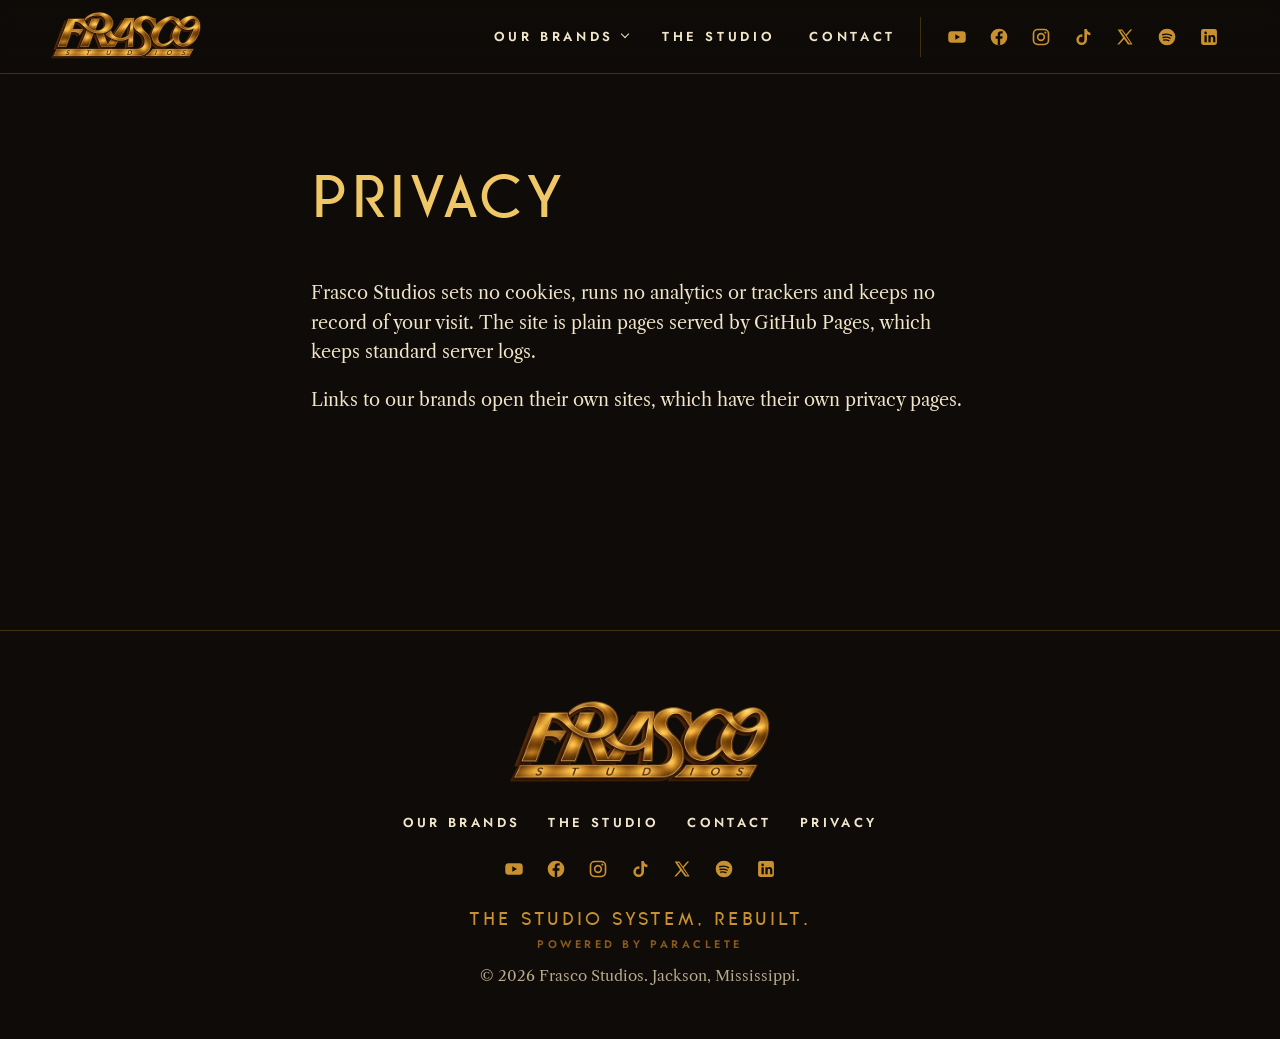
<file: privacy/index.html>
<!doctype html>
<html lang="en">
<head>
  <meta charset="UTF-8" />
  <meta http-equiv="Content-Security-Policy" content="default-src 'self'; img-src 'self' data:; media-src 'self'; font-src 'self'; style-src 'self'; script-src 'self'; base-uri 'self'; form-action 'none'; object-src 'none'; upgrade-insecure-requests">
  <meta name="viewport" content="width=device-width, initial-scale=1.0" />
  <title>Privacy | Frasco Studios</title>
<meta name="description" content="Frasco Studios sets no cookies, runs no trackers and keeps no visitor data.">
<meta name="robots" content="noindex,nofollow">
<link rel="canonical" href="https://frascostudios.com/privacy/">
<meta property="og:type" content="website">
<meta property="og:site_name" content="Frasco Studios">
<meta property="og:locale" content="en_US">
<meta property="og:title" content="Privacy | Frasco Studios">
<meta property="og:description" content="Frasco Studios sets no cookies, runs no trackers and keeps no visitor data.">
<meta property="og:url" content="https://frascostudios.com/privacy/">
<meta property="og:image" content="https://frascostudios.com/og/frasco-og.jpg">
<meta property="og:image:alt" content="Frasco Studios: The studio system, rebuilt.">
<meta name="twitter:card" content="summary_large_image">
<meta name="referrer" content="strict-origin-when-cross-origin">
<script type="application/ld+json">{"@context":"https://schema.org","@graph":[{"@type":"Organization","@id":"https://frascostudios.com/#organization","name":"Frasco Studios","url":"https://frascostudios.com/","slogan":"The studio system, rebuilt.","logo":{"@type":"ImageObject","url":"https://frascostudios.com/icon-512.png","width":512,"height":512}}]}</script>
  <link rel="icon" type="image/png" sizes="32x32" href="/favicon-32.png"><link rel="icon" href="/favicon.ico" sizes="16x16 32x32"><link rel="apple-touch-icon" sizes="180x180" href="/apple-touch-icon.png"><link rel="manifest" href="/site.webmanifest"><meta name="theme-color" content="#0E0B08">
  <script type="module" crossorigin src="/assets/page-mzTPmKXL.js"></script>
  <link rel="modulepreload" crossorigin href="/assets/chrome-hH4lCLZR.js">
  <link rel="stylesheet" crossorigin href="/assets/chrome-BpQYxqev.css">
</head>
<body class="inner">
  <div id="page"><a class="skip-link" href="#main">Skip to content</a>
<header class="main-header"><a class="brand" href="/" aria-label="Frasco Studios home"><img src="/brand/logo-full.webp" srcset="/brand/logo-600.webp 600w, /brand/logo-full.webp 1167w" sizes="150px" width="1167" height="382" alt="" loading="lazy" decoding="async"></a><button class="mobile-menu" aria-label="Open menu" aria-expanded="false" aria-controls="main-nav">Menu <span>+</span></button><nav id="main-nav" aria-label="Main"><div class="nav-group"><a class="nav-top" href="/#brands">Our Brands <span class="nav-caret" aria-hidden="true"></span></a><div class="subnav"><a href="https://barredinmississippi.com" target="_blank" rel="noopener">Barred in Mississippi</a><a href="https://athletefarmusa.com" target="_blank" rel="noopener">Athlete Farm</a><a href="https://americanalgorithm.com" target="_blank" rel="noopener">American Algorithm</a><a href="https://mudandglory.com" target="_blank" rel="noopener">Mud &amp; Glory</a><a href="https://maissports.org" target="_blank" rel="noopener">Legends &amp; Leaders</a><a href="https://mississippispeed.com/podcast" target="_blank" rel="noopener">Mississippi Speed</a></div></div><a href="/#studio">The Studio</a><a href="/#contact">Contact</a><ul class="social social-menu" aria-label="Frasco Studios on social media"><li><span class="social-soon" title="YouTube: coming soon" aria-label="YouTube, coming soon"><svg viewBox="0 0 24 24" width="20" height="20" fill="currentColor" aria-hidden="true" focusable="false"><path fill-rule="evenodd" d="M5.5 5h13a4 4 0 0 1 4 4v6a4 4 0 0 1-4 4h-13a4 4 0 0 1-4-4V9a4 4 0 0 1 4-4Zm4.5 3.8v6.4l5.6-3.2Z"/></svg></span></li><li><span class="social-soon" title="Facebook: coming soon" aria-label="Facebook, coming soon"><svg viewBox="0 0 24 24" width="20" height="20" fill="currentColor" aria-hidden="true" focusable="false"><path fill-rule="evenodd" d="M12 2a10 10 0 1 1 0 20a10 10 0 1 1 0-20Zm1.4 19.6V14h2.5l.4-3h-2.9V9.3c0-.9.3-1.5 1.5-1.5h1.5V5.1c-.3 0-1.2-.1-2.2-.1-2.2 0-3.7 1.3-3.7 3.8V11H8v3h2.5v7.6Z"/></svg></span></li><li><span class="social-soon" title="Instagram: coming soon" aria-label="Instagram, coming soon"><svg viewBox="0 0 24 24" width="20" height="20" fill="currentColor" aria-hidden="true" focusable="false"><rect x="3" y="3" width="18" height="18" rx="5" fill="none" stroke="currentColor" stroke-width="2"/><circle cx="12" cy="12" r="4" fill="none" stroke="currentColor" stroke-width="2"/><circle cx="17.3" cy="6.7" r="1.3"/></svg></span></li><li><span class="social-soon" title="TikTok: coming soon" aria-label="TikTok, coming soon"><svg viewBox="0 0 24 24" width="20" height="20" fill="currentColor" aria-hidden="true" focusable="false"><path d="M13.6 2.5h3.1a4.8 4.8 0 0 0 4.2 4.3v3.1a7.8 7.8 0 0 1-4.1-1.3v6.6a6.4 6.4 0 1 1-6.4-6.4c.3 0 .6 0 .9.1v3.2a3.3 3.3 0 1 0 2.3 3.1Z"/></svg></span></li><li><span class="social-soon" title="X: coming soon" aria-label="X, coming soon"><svg viewBox="0 0 24 24" width="20" height="20" fill="currentColor" aria-hidden="true" focusable="false"><path fill-rule="evenodd" d="M3.2 3h5.6l4.3 5.9L18.3 3h2.3l-6.5 7.5 7.1 10.5h-5.6l-4.7-6.6L5 21H2.7l7-8ZM6.6 4.6l10.6 14.8h1.6L8.3 4.6Z"/></svg></span></li><li><span class="social-soon" title="Spotify: coming soon" aria-label="Spotify, coming soon"><svg viewBox="0 0 24 24" width="20" height="20" fill="currentColor" aria-hidden="true" focusable="false"><circle cx="12" cy="12" r="10"/><path d="M6.8 9.3c3.6-1.1 7.6-.8 10.6 1M7.4 12.6c2.9-.8 6-.5 8.4.9M8 15.7c2.2-.6 4.4-.4 6.3.7" fill="none" stroke="#0E0B08" stroke-width="1.6" stroke-linecap="round"/></svg></span></li><li><span class="social-soon" title="LinkedIn: coming soon" aria-label="LinkedIn, coming soon"><svg viewBox="0 0 24 24" width="20" height="20" fill="currentColor" aria-hidden="true" focusable="false"><path fill-rule="evenodd" d="M5 2.5h14A2.5 2.5 0 0 1 21.5 5v14a2.5 2.5 0 0 1-2.5 2.5H5A2.5 2.5 0 0 1 2.5 19V5A2.5 2.5 0 0 1 5 2.5Zm1.6 7.3v8.4h2.7V9.8Zm1.35-4.3a1.55 1.55 0 1 0 0 3.1a1.55 1.55 0 1 0 0-3.1Zm3.35 4.3v8.4H14v-4.4c0-1.2.4-2 1.5-2s1.4.9 1.4 2v4.4h2.7v-4.9c0-2.5-1.3-3.7-3.2-3.7c-1.3 0-2.1.6-2.5 1.3V9.8Z"/></svg></span></li></ul></nav><ul class="social social-header" aria-label="Frasco Studios on social media"><li><span class="social-soon" title="YouTube: coming soon" aria-label="YouTube, coming soon"><svg viewBox="0 0 24 24" width="20" height="20" fill="currentColor" aria-hidden="true" focusable="false"><path fill-rule="evenodd" d="M5.5 5h13a4 4 0 0 1 4 4v6a4 4 0 0 1-4 4h-13a4 4 0 0 1-4-4V9a4 4 0 0 1 4-4Zm4.5 3.8v6.4l5.6-3.2Z"/></svg></span></li><li><span class="social-soon" title="Facebook: coming soon" aria-label="Facebook, coming soon"><svg viewBox="0 0 24 24" width="20" height="20" fill="currentColor" aria-hidden="true" focusable="false"><path fill-rule="evenodd" d="M12 2a10 10 0 1 1 0 20a10 10 0 1 1 0-20Zm1.4 19.6V14h2.5l.4-3h-2.9V9.3c0-.9.3-1.5 1.5-1.5h1.5V5.1c-.3 0-1.2-.1-2.2-.1-2.2 0-3.7 1.3-3.7 3.8V11H8v3h2.5v7.6Z"/></svg></span></li><li><span class="social-soon" title="Instagram: coming soon" aria-label="Instagram, coming soon"><svg viewBox="0 0 24 24" width="20" height="20" fill="currentColor" aria-hidden="true" focusable="false"><rect x="3" y="3" width="18" height="18" rx="5" fill="none" stroke="currentColor" stroke-width="2"/><circle cx="12" cy="12" r="4" fill="none" stroke="currentColor" stroke-width="2"/><circle cx="17.3" cy="6.7" r="1.3"/></svg></span></li><li><span class="social-soon" title="TikTok: coming soon" aria-label="TikTok, coming soon"><svg viewBox="0 0 24 24" width="20" height="20" fill="currentColor" aria-hidden="true" focusable="false"><path d="M13.6 2.5h3.1a4.8 4.8 0 0 0 4.2 4.3v3.1a7.8 7.8 0 0 1-4.1-1.3v6.6a6.4 6.4 0 1 1-6.4-6.4c.3 0 .6 0 .9.1v3.2a3.3 3.3 0 1 0 2.3 3.1Z"/></svg></span></li><li><span class="social-soon" title="X: coming soon" aria-label="X, coming soon"><svg viewBox="0 0 24 24" width="20" height="20" fill="currentColor" aria-hidden="true" focusable="false"><path fill-rule="evenodd" d="M3.2 3h5.6l4.3 5.9L18.3 3h2.3l-6.5 7.5 7.1 10.5h-5.6l-4.7-6.6L5 21H2.7l7-8ZM6.6 4.6l10.6 14.8h1.6L8.3 4.6Z"/></svg></span></li><li><span class="social-soon" title="Spotify: coming soon" aria-label="Spotify, coming soon"><svg viewBox="0 0 24 24" width="20" height="20" fill="currentColor" aria-hidden="true" focusable="false"><circle cx="12" cy="12" r="10"/><path d="M6.8 9.3c3.6-1.1 7.6-.8 10.6 1M7.4 12.6c2.9-.8 6-.5 8.4.9M8 15.7c2.2-.6 4.4-.4 6.3.7" fill="none" stroke="#0E0B08" stroke-width="1.6" stroke-linecap="round"/></svg></span></li><li><span class="social-soon" title="LinkedIn: coming soon" aria-label="LinkedIn, coming soon"><svg viewBox="0 0 24 24" width="20" height="20" fill="currentColor" aria-hidden="true" focusable="false"><path fill-rule="evenodd" d="M5 2.5h14A2.5 2.5 0 0 1 21.5 5v14a2.5 2.5 0 0 1-2.5 2.5H5A2.5 2.5 0 0 1 2.5 19V5A2.5 2.5 0 0 1 5 2.5Zm1.6 7.3v8.4h2.7V9.8Zm1.35-4.3a1.55 1.55 0 1 0 0 3.1a1.55 1.55 0 1 0 0-3.1Zm3.35 4.3v8.4H14v-4.4c0-1.2.4-2 1.5-2s1.4.9 1.4 2v4.4h2.7v-4.9c0-2.5-1.3-3.7-3.2-3.7c-1.3 0-2.1.6-2.5 1.3V9.8Z"/></svg></span></li></ul></header><main id="main" class="inner-main"><div class="wrap narrow"><h1 class="page-title">Privacy</h1><p>Frasco Studios sets no cookies, runs no analytics or trackers and keeps no record of your visit. The site is plain pages served by GitHub Pages, which keeps standard server logs.</p><p>Links to our brands open their own sites, which have their own privacy pages.</p></div></main><footer class="site-footer"><a class="footer-mark" href="/"><img src="/brand/logo-full.webp" srcset="/brand/logo-600.webp 600w, /brand/logo-full.webp 1167w" sizes="260px" width="1167" height="382" alt="Frasco Studios" loading="lazy" decoding="async"></a><div class="footer-links"><a href="/#brands">Our Brands</a><a href="/#studio">The Studio</a><a href="/#contact">Contact</a><a href="/privacy/">Privacy</a></div><ul class="social social-footer" aria-label="Frasco Studios on social media"><li><span class="social-soon" title="YouTube: coming soon" aria-label="YouTube, coming soon"><svg viewBox="0 0 24 24" width="20" height="20" fill="currentColor" aria-hidden="true" focusable="false"><path fill-rule="evenodd" d="M5.5 5h13a4 4 0 0 1 4 4v6a4 4 0 0 1-4 4h-13a4 4 0 0 1-4-4V9a4 4 0 0 1 4-4Zm4.5 3.8v6.4l5.6-3.2Z"/></svg></span></li><li><span class="social-soon" title="Facebook: coming soon" aria-label="Facebook, coming soon"><svg viewBox="0 0 24 24" width="20" height="20" fill="currentColor" aria-hidden="true" focusable="false"><path fill-rule="evenodd" d="M12 2a10 10 0 1 1 0 20a10 10 0 1 1 0-20Zm1.4 19.6V14h2.5l.4-3h-2.9V9.3c0-.9.3-1.5 1.5-1.5h1.5V5.1c-.3 0-1.2-.1-2.2-.1-2.2 0-3.7 1.3-3.7 3.8V11H8v3h2.5v7.6Z"/></svg></span></li><li><span class="social-soon" title="Instagram: coming soon" aria-label="Instagram, coming soon"><svg viewBox="0 0 24 24" width="20" height="20" fill="currentColor" aria-hidden="true" focusable="false"><rect x="3" y="3" width="18" height="18" rx="5" fill="none" stroke="currentColor" stroke-width="2"/><circle cx="12" cy="12" r="4" fill="none" stroke="currentColor" stroke-width="2"/><circle cx="17.3" cy="6.7" r="1.3"/></svg></span></li><li><span class="social-soon" title="TikTok: coming soon" aria-label="TikTok, coming soon"><svg viewBox="0 0 24 24" width="20" height="20" fill="currentColor" aria-hidden="true" focusable="false"><path d="M13.6 2.5h3.1a4.8 4.8 0 0 0 4.2 4.3v3.1a7.8 7.8 0 0 1-4.1-1.3v6.6a6.4 6.4 0 1 1-6.4-6.4c.3 0 .6 0 .9.1v3.2a3.3 3.3 0 1 0 2.3 3.1Z"/></svg></span></li><li><span class="social-soon" title="X: coming soon" aria-label="X, coming soon"><svg viewBox="0 0 24 24" width="20" height="20" fill="currentColor" aria-hidden="true" focusable="false"><path fill-rule="evenodd" d="M3.2 3h5.6l4.3 5.9L18.3 3h2.3l-6.5 7.5 7.1 10.5h-5.6l-4.7-6.6L5 21H2.7l7-8ZM6.6 4.6l10.6 14.8h1.6L8.3 4.6Z"/></svg></span></li><li><span class="social-soon" title="Spotify: coming soon" aria-label="Spotify, coming soon"><svg viewBox="0 0 24 24" width="20" height="20" fill="currentColor" aria-hidden="true" focusable="false"><circle cx="12" cy="12" r="10"/><path d="M6.8 9.3c3.6-1.1 7.6-.8 10.6 1M7.4 12.6c2.9-.8 6-.5 8.4.9M8 15.7c2.2-.6 4.4-.4 6.3.7" fill="none" stroke="#0E0B08" stroke-width="1.6" stroke-linecap="round"/></svg></span></li><li><span class="social-soon" title="LinkedIn: coming soon" aria-label="LinkedIn, coming soon"><svg viewBox="0 0 24 24" width="20" height="20" fill="currentColor" aria-hidden="true" focusable="false"><path fill-rule="evenodd" d="M5 2.5h14A2.5 2.5 0 0 1 21.5 5v14a2.5 2.5 0 0 1-2.5 2.5H5A2.5 2.5 0 0 1 2.5 19V5A2.5 2.5 0 0 1 5 2.5Zm1.6 7.3v8.4h2.7V9.8Zm1.35-4.3a1.55 1.55 0 1 0 0 3.1a1.55 1.55 0 1 0 0-3.1Zm3.35 4.3v8.4H14v-4.4c0-1.2.4-2 1.5-2s1.4.9 1.4 2v4.4h2.7v-4.9c0-2.5-1.3-3.7-3.2-3.7c-1.3 0-2.1.6-2.5 1.3V9.8Z"/></svg></span></li></ul><p class="footer-tag">The studio system, rebuilt.</p><p class="footer-powered"><a href="https://paracletems.com" target="_blank" rel="noopener">Powered by Paraclete</a></p><p class="footer-note">© 2026 Frasco Studios. Jackson, Mississippi.</p></footer></div>
</body>
</html>
</file>
<file: assets/chrome-BpQYxqev.css>
@font-face{font-family:Poiret One;font-style:normal;font-display:swap;font-weight:400;src:url(/assets/poiret-one-cyrillic-400-normal-DSLrjXv3.woff2)format("woff2"),url(/assets/poiret-one-cyrillic-400-normal-CpH-lEit.woff)format("woff");unicode-range:U+301,U+400-45F,U+490-491,U+4B0-4B1,U+2116}@font-face{font-family:Poiret One;font-style:normal;font-display:swap;font-weight:400;src:url(/assets/poiret-one-latin-ext-400-normal-CxHDSaWp.woff2)format("woff2"),url(/assets/poiret-one-latin-ext-400-normal-CvJmH8f6.woff)format("woff");unicode-range:U+100-2BA,U+2BD-2C5,U+2C7-2CC,U+2CE-2D7,U+2DD-2FF,U+304,U+308,U+329,U+1D00-1DBF,U+1E00-1E9F,U+1EF2-1EFF,U+2020,U+20A0-20AB,U+20AD-20C0,U+2113,U+2C60-2C7F,U+A720-A7FF}@font-face{font-family:Poiret One;font-style:normal;font-display:swap;font-weight:400;src:url(/assets/poiret-one-latin-400-normal-DaD3Ke7k.woff2)format("woff2"),url(/assets/poiret-one-latin-400-normal-DeDrWLAw.woff)format("woff");unicode-range:U+??,U+131,U+152-153,U+2BB-2BC,U+2C6,U+2DA,U+2DC,U+304,U+308,U+329,U+2000-206F,U+20AC,U+2122,U+2191,U+2193,U+2212,U+2215,U+FEFF,U+FFFD}@font-face{font-family:Libre Caslon Text;font-style:normal;font-display:swap;font-weight:400;src:url(/assets/libre-caslon-text-latin-ext-400-normal-C9ASObbr.woff2)format("woff2"),url(/assets/libre-caslon-text-latin-ext-400-normal-ll1HhAxb.woff)format("woff");unicode-range:U+100-2BA,U+2BD-2C5,U+2C7-2CC,U+2CE-2D7,U+2DD-2FF,U+304,U+308,U+329,U+1D00-1DBF,U+1E00-1E9F,U+1EF2-1EFF,U+2020,U+20A0-20AB,U+20AD-20C0,U+2113,U+2C60-2C7F,U+A720-A7FF}@font-face{font-family:Libre Caslon Text;font-style:normal;font-display:swap;font-weight:400;src:url(/assets/libre-caslon-text-latin-400-normal-CfldDPV-.woff2)format("woff2"),url(/assets/libre-caslon-text-latin-400-normal-WtjoQ5sB.woff)format("woff");unicode-range:U+??,U+131,U+152-153,U+2BB-2BC,U+2C6,U+2DA,U+2DC,U+304,U+308,U+329,U+2000-206F,U+20AC,U+2122,U+2191,U+2193,U+2212,U+2215,U+FEFF,U+FFFD}@font-face{font-family:Libre Caslon Text;font-style:italic;font-display:swap;font-weight:400;src:url(/assets/libre-caslon-text-latin-ext-400-italic-BHleWajS.woff2)format("woff2"),url(/assets/libre-caslon-text-latin-ext-400-italic-B6hJLy3e.woff)format("woff");unicode-range:U+100-2BA,U+2BD-2C5,U+2C7-2CC,U+2CE-2D7,U+2DD-2FF,U+304,U+308,U+329,U+1D00-1DBF,U+1E00-1E9F,U+1EF2-1EFF,U+2020,U+20A0-20AB,U+20AD-20C0,U+2113,U+2C60-2C7F,U+A720-A7FF}@font-face{font-family:Libre Caslon Text;font-style:italic;font-display:swap;font-weight:400;src:url(/assets/libre-caslon-text-latin-400-italic-snTzlHlN.woff2)format("woff2"),url(/assets/libre-caslon-text-latin-400-italic-C1OAqZ6C.woff)format("woff");unicode-range:U+??,U+131,U+152-153,U+2BB-2BC,U+2C6,U+2DA,U+2DC,U+304,U+308,U+329,U+2000-206F,U+20AC,U+2122,U+2191,U+2193,U+2212,U+2215,U+FEFF,U+FFFD}@font-face{font-family:Libre Caslon Text;font-style:normal;font-display:swap;font-weight:700;src:url(/assets/libre-caslon-text-latin-ext-700-normal-VERgVPZd.woff2)format("woff2"),url(/assets/libre-caslon-text-latin-ext-700-normal-BoDjDRr0.woff)format("woff");unicode-range:U+100-2BA,U+2BD-2C5,U+2C7-2CC,U+2CE-2D7,U+2DD-2FF,U+304,U+308,U+329,U+1D00-1DBF,U+1E00-1E9F,U+1EF2-1EFF,U+2020,U+20A0-20AB,U+20AD-20C0,U+2113,U+2C60-2C7F,U+A720-A7FF}@font-face{font-family:Libre Caslon Text;font-style:normal;font-display:swap;font-weight:700;src:url(/assets/libre-caslon-text-latin-700-normal-D1WVYPaO.woff2)format("woff2"),url(/assets/libre-caslon-text-latin-700-normal-B3n-DWsl.woff)format("woff");unicode-range:U+??,U+131,U+152-153,U+2BB-2BC,U+2C6,U+2DA,U+2DC,U+304,U+308,U+329,U+2000-206F,U+20AC,U+2122,U+2191,U+2193,U+2212,U+2215,U+FEFF,U+FFFD}@font-face{font-family:Jost;font-style:normal;font-display:swap;font-weight:400;src:url(/assets/jost-cyrillic-400-normal-bVZEi0jL.woff2)format("woff2"),url(/assets/jost-cyrillic-400-normal-Dk3McGkH.woff)format("woff");unicode-range:U+301,U+400-45F,U+490-491,U+4B0-4B1,U+2116}@font-face{font-family:Jost;font-style:normal;font-display:swap;font-weight:400;src:url(/assets/jost-latin-ext-400-normal-CpdMQIMr.woff2)format("woff2"),url(/assets/jost-latin-ext-400-normal-Dsyb2mtt.woff)format("woff");unicode-range:U+100-2BA,U+2BD-2C5,U+2C7-2CC,U+2CE-2D7,U+2DD-2FF,U+304,U+308,U+329,U+1D00-1DBF,U+1E00-1E9F,U+1EF2-1EFF,U+2020,U+20A0-20AB,U+20AD-20C0,U+2113,U+2C60-2C7F,U+A720-A7FF}@font-face{font-family:Jost;font-style:normal;font-display:swap;font-weight:400;src:url(/assets/jost-latin-400-normal-q-RKOgPK.woff2)format("woff2"),url(/assets/jost-latin-400-normal-C7S-3Ky6.woff)format("woff");unicode-range:U+??,U+131,U+152-153,U+2BB-2BC,U+2C6,U+2DA,U+2DC,U+304,U+308,U+329,U+2000-206F,U+20AC,U+2122,U+2191,U+2193,U+2212,U+2215,U+FEFF,U+FFFD}@font-face{font-family:Jost;font-style:normal;font-display:swap;font-weight:600;src:url(/assets/jost-cyrillic-600-normal-BEDXyecp.woff2)format("woff2"),url(/assets/jost-cyrillic-600-normal-D0Fzn8un.woff)format("woff");unicode-range:U+301,U+400-45F,U+490-491,U+4B0-4B1,U+2116}@font-face{font-family:Jost;font-style:normal;font-display:swap;font-weight:600;src:url(/assets/jost-latin-ext-600-normal-D8I9kjga.woff2)format("woff2"),url(/assets/jost-latin-ext-600-normal-Pm6OqGZB.woff)format("woff");unicode-range:U+100-2BA,U+2BD-2C5,U+2C7-2CC,U+2CE-2D7,U+2DD-2FF,U+304,U+308,U+329,U+1D00-1DBF,U+1E00-1E9F,U+1EF2-1EFF,U+2020,U+20A0-20AB,U+20AD-20C0,U+2113,U+2C60-2C7F,U+A720-A7FF}@font-face{font-family:Jost;font-style:normal;font-display:swap;font-weight:600;src:url(/assets/jost-latin-600-normal-C497H-z9.woff2)format("woff2"),url(/assets/jost-latin-600-normal-Bv_M0d15.woff)format("woff");unicode-range:U+??,U+131,U+152-153,U+2BB-2BC,U+2C6,U+2DA,U+2DC,U+304,U+308,U+329,U+2000-206F,U+20AC,U+2122,U+2191,U+2193,U+2212,U+2215,U+FEFF,U+FFFD}@font-face{font-family:Avoner;src:url(/assets/avoner-CDgvCX8T.woff2)format("woff2");font-display:swap}:root{--black:#0e0b08;--espresso:#22150c;--bronze:#8a5a1c;--gold:#c8902e;--klieg:#f0c766;--oxblood:#6b1220;--ivory:#f1e6cc;--muted:#b8aa90;--line:#c8902e47;--gold-metal:linear-gradient(135deg,#8a5a1c,#c8902e 45%,#f0c766 60%,#c8902e 80%);--display:"Avoner","Poiret One","Avenir Next",sans-serif;--subhead:"Libre Caslon Text",Georgia,serif;--serif:"Libre Caslon Text",Georgia,serif;--sans:"Jost","Futura",sans-serif;--lightningcss-light: ;--lightningcss-dark:initial;color-scheme:dark}*{box-sizing:border-box}html{scroll-behavior:smooth;scroll-padding-top:80px}body{background:var(--black);color:var(--ivory);font:400 18px/1.65 var(--serif);-webkit-font-smoothing:antialiased;margin:0;overflow-x:hidden}img{max-width:100%;height:auto;display:block}a{color:inherit}a:focus-visible,button:focus-visible{outline:2px solid var(--klieg);outline-offset:3px}.wrap{max-width:1200px;margin:0 auto;padding:0 max(16px,4vw)}.wrap.narrow{max-width:760px}.wrap.wide{max-width:1560px}.nowrap{white-space:nowrap}.sr-only{clip-path:inset(50%);white-space:nowrap;width:1px;height:1px;position:absolute;overflow:hidden}.skip-link{background:var(--klieg);color:var(--black);z-index:20;padding:8px 14px;position:absolute;top:8px;left:-999px}.skip-link:focus{left:8px}.eyebrow{font:600 14px/1 var(--sans);letter-spacing:.36em;text-transform:uppercase;color:var(--gold);margin:0 0 14px}h1,h2{font-family:var(--display);letter-spacing:.06em;text-transform:uppercase;text-wrap:balance;margin:0;font-weight:400}h2{color:var(--klieg);font-size:clamp(34px,5vw,56px);line-height:1.05}.section-head{margin-bottom:40px}.button{background:var(--gold-metal);color:var(--black);font:600 14px/1 var(--sans);letter-spacing:.24em;text-transform:uppercase;align-items:center;gap:10px;padding:16px 26px 14px;text-decoration:none;display:inline-flex}.button:hover{filter:brightness(1.1)}.text-link{font:600 13px/1 var(--sans);letter-spacing:.2em;text-transform:uppercase;color:var(--klieg);border-bottom:1px solid var(--bronze);padding-bottom:4px;text-decoration:none}.text-link:hover{border-color:var(--klieg)}.main-header{z-index:10;-webkit-backdrop-filter:blur(6px);backdrop-filter:blur(6px);border-bottom:1px solid var(--line);background:linear-gradient(#0e0b08eb,#0e0b0899);justify-content:space-between;align-items:center;padding:12px max(16px,4vw);display:flex;position:fixed;inset:0 0 auto}.brand img{width:150px}#main-nav{gap:34px;display:flex}#main-nav a{font:600 13px/1 var(--sans);letter-spacing:.28em;text-transform:uppercase;color:var(--ivory);text-decoration:none}#main-nav a:hover{color:var(--klieg)}.nav-group{display:flex;position:relative}#main-nav .nav-top{align-items:center;gap:8px;display:inline-flex}.nav-caret{border-bottom:1.5px solid;border-right:1.5px solid;width:6px;height:6px;transform:translateY(-3px)rotate(45deg)}.subnav{border:1px solid var(--line);opacity:0;visibility:hidden;z-index:5;background:#0e0b08f7;flex-direction:column;min-width:240px;margin-top:14px;padding:12px 20px;transition:opacity .18s,transform .18s,visibility .18s;display:flex;position:absolute;top:100%;left:-20px;transform:translateY(6px)}.subnav:before{content:"";height:16px;position:absolute;top:-16px;left:0;right:0}.nav-group:hover .subnav,.nav-group:focus-within .subnav{opacity:1;visibility:visible;transform:none}#main-nav .subnav a{border-bottom:1px solid var(--line);letter-spacing:.2em;padding:14px 0}#main-nav .subnav a:last-child{border-bottom:0}.mobile-menu{border:1px solid var(--bronze);color:var(--ivory);font:600 12px/1 var(--sans);letter-spacing:.24em;text-transform:uppercase;cursor:pointer;background:0 0;padding:10px 14px 8px;display:none}.social{align-items:center;gap:2px;margin:0;padding:0;list-style:none;display:flex}.social a,.social-soon{width:40px;height:40px;color:var(--gold);place-items:center;transition:color .2s,transform .2s;display:grid}.social a:hover{color:var(--klieg);transform:translateY(-1px)}.social svg{display:block}.main-header nav{margin-left:auto}.brand{flex-shrink:0}.social-header{border-left:1px solid var(--line);margin-left:24px;padding-left:16px}.social-footer{flex-wrap:wrap;justify-content:center;margin:0 0 22px}.social-menu{display:none}.welcome{background:var(--black);padding:100px 0 0}.welcome-head{text-align:center;margin-bottom:28px}.welcome-head .section-lede{margin:18px auto 0}.desk{border-block:1px solid var(--line);background:#120a05;position:relative;overflow:hidden}.desk-scene{aspect-ratio:2;width:100%;position:relative}.desk-img{object-fit:cover;width:100%;height:100%;position:absolute;inset:0}.desk:after{content:"";pointer-events:none;background:radial-gradient(ellipse at 50% 50%,transparent 55%,#0e0b088c 100%),linear-gradient(var(--black),transparent 12%,transparent 88%,var(--black));position:absolute;inset:0}.phone-screen{z-index:1;background:#000;position:absolute;overflow:hidden;box-shadow:inset 0 0 0 1px #ffffff0a}.screen-island{z-index:2;pointer-events:none;background:#000;border-radius:999px;position:absolute;top:50%;transform:translate(-50%,-50%)}.phone-screen video{object-fit:contain;background:#000;width:100%;height:100%;position:absolute;inset:0}.screen-poster{all:unset;cursor:pointer;background:radial-gradient(at 50% 40%,#2b1a0d,#000 75%);place-items:center;display:grid;position:absolute;inset:0;container-type:inline-size}.screen-poster[aria-disabled=true]{cursor:default}.screen-poster:focus-visible{outline:2px solid var(--klieg);outline-offset:-4px}.screen-still{object-fit:cover;opacity:.55;width:100%;height:100%;position:absolute;inset:0}.screen-card{flex-direction:column;align-items:center;gap:2cqi;display:flex;position:relative;transform:translateY(-4cqi)}.screen-card img{width:46cqi;height:auto}.screen-title{font:400 3.6cqi/1 var(--display);letter-spacing:.3em;text-transform:uppercase;color:var(--ivory)}.screen-play{border:1px solid var(--bronze);font:600 2.4cqi/1 var(--sans);letter-spacing:.28em;text-transform:uppercase;color:var(--klieg);white-space:nowrap;background:#0e0b0899;align-items:center;gap:1.4cqi;padding:1.4cqi 3cqi;display:inline-flex;position:absolute;bottom:9%;left:50%;transform:translate(-50%)}.screen-play svg{width:3cqi;height:3cqi}.screen-poster:not([aria-disabled]):hover .screen-play{background:var(--gold-metal);color:var(--black);border-color:#0000}.screening{background:var(--black);padding-top:58px}.sr-stage{background:#140806;width:100%;max-width:calc(177.78svh - 103.112px);margin:0 auto;position:relative;overflow:hidden}.sr-frame{aspect-ratio:16/9;width:100%;position:relative;container-type:inline-size}.sr-stage:after{content:"";pointer-events:none;z-index:4;background:linear-gradient(90deg,var(--black),transparent 5%,transparent 95%,var(--black)),linear-gradient(transparent 88%,var(--black));position:absolute;inset:0}.sr-clip{object-fit:cover;opacity:0;width:100%;height:100%;transition:opacity .25s linear;position:absolute;inset:0}.sr-clip.on{opacity:1}.sr-screen{clip-path:polygon(0 0,88.2% 0,100% 53%,100% 100%,0 100%);z-index:2;opacity:0;pointer-events:none;background:#ece8df;width:45.31%;height:51.76%;transition:opacity .6s;position:absolute;top:20.46%;left:30.73%;container-type:inline-size}.sr-stage[data-state=film] .sr-screen{opacity:1;pointer-events:auto}.sr-screen video{object-fit:contain;background:#ece8df;width:100%;height:100%}.sr-soon{text-align:center;background:radial-gradient(at 50% 45%,#2b1a0d,#000 75%);place-content:center;justify-items:center;gap:2.4cqi;display:grid;position:absolute;inset:0}.sr-soon img{width:42cqi;height:auto}.sr-soon span{font:400 4cqi/1 var(--display);letter-spacing:.3em;text-transform:uppercase;color:var(--ivory)}.sr-soon em{font:italic 400 3cqi/1 var(--subhead);color:var(--klieg)}.sr-cta{z-index:5;flex-direction:column;align-items:center;gap:1.1cqi;width:34cqi;transition:opacity .4s;display:flex;position:absolute;top:58.2%;left:50.6%;transform:translate(-50%)}.sr-welcome{text-align:center;white-space:nowrap;width:100%;font:400 2.32cqi/1 var(--display);letter-spacing:.12em;text-transform:uppercase;color:var(--klieg);text-shadow:0 .15cqi .2cqi #000000e6,0 0 1.4cqi #000000d9,0 0 3cqi #0e0b08b3;margin:0}.sr-play{cursor:pointer;background:var(--gold-metal);color:var(--black);font:600 1.15cqi/1 var(--sans);letter-spacing:.3em;text-transform:uppercase;border:0;justify-content:center;align-items:center;gap:.7cqi;padding:.75cqi 2cqi .6cqi;transition:filter .2s;display:inline-flex;box-shadow:0 .5cqi 1.6cqi #000000a6}.sr-play svg{width:1.2cqi;height:1.2cqi}.sr-play:hover{filter:brightness(1.1)}.sr-stage:not([data-state=invite]) .sr-cta{opacity:0;pointer-events:none}.brands{isolation:isolate;padding:110px 0;position:relative}.brands:before{content:"";z-index:-1;pointer-events:none;background:linear-gradient(#0e0b0859,#0e0b08bf),url(/img/textures/gold-rock-2400.webp) 50% 30%/cover;height:620px;position:absolute;inset:0 0 auto;-webkit-mask-image:linear-gradient(#000 0 30%,#0000 100%);mask-image:linear-gradient(#000 0 30%,#0000 100%)}.brands-head{justify-content:space-between;align-items:flex-end;gap:40px;margin-bottom:48px;display:flex}.brands-head .section-head{margin:0}.section-lede{max-width:60ch;color:var(--ivory);margin:18px 0 0}.brand-grid{flex-wrap:wrap;justify-content:center;gap:64px 40px;margin:0;padding:0;list-style:none;display:flex}.brand-card{flex:0 0 calc(33.3333% - 26.6667px)}.brand-card a{flex-direction:column;gap:8px;height:100%;text-decoration:none;display:flex}.poster{background:var(--gold-metal);padding:8px;transition:transform .35s,filter .35s;display:block;box-shadow:0 18px 40px #0000008c}.poster img{aspect-ratio:16/9;object-fit:cover;background:var(--espresso);width:100%}.brand-card a:hover .poster,.brand-card a:focus-visible .poster{filter:brightness(1.08);transform:translateY(-4px)}.brand-kind{font:600 13px/1 var(--sans);letter-spacing:.28em;text-transform:uppercase;color:var(--gold);margin-top:16px}.brand-name{font:400 34px/1.1 var(--display);letter-spacing:.06em;text-transform:uppercase}.brand-line{font:italic 400 19px/1.3 var(--subhead);color:var(--klieg)}.brand-summary{color:var(--muted);font-size:17.5px;line-height:1.6}.brand-visit{font:600 13px/1 var(--sans);letter-spacing:.2em;text-transform:uppercase;color:var(--klieg);border-bottom:1px solid var(--bronze);align-self:flex-start;margin-top:auto;padding-top:8px;padding-bottom:4px}.brand-card a:hover .brand-visit{border-color:var(--klieg)}.studio{border-block:1px solid var(--line);background:linear-gradient(180deg,#0e0b08c7,#22150cdb 50%,#0e0b08e6),url(/img/textures/rings-2400.webp) center / cover var(--espresso);padding:110px 0}.studio-head{justify-content:space-between;align-items:flex-end;gap:48px;margin-bottom:56px;display:flex}.studio-intro{font:italic 400 clamp(20px,1.8vw,24px)/1.5 var(--subhead);max-width:62ch;margin:24px 0 0}.studio-cols{grid-template-columns:repeat(4,1fr);gap:32px;margin:0;padding:0;list-style:none;display:grid}.studio-head>div{flex:1 1 0;min-width:0}.studio-pair{flex:none;width:min(470px,34vw);height:auto;margin:0 -12px -18px 0}.studio-card{width:calc(100% + 20px);max-width:none;height:auto;margin:0 -10px 16px;display:block}.studio-col h3{font:400 23px/1.2 var(--display);letter-spacing:.06em;text-transform:uppercase;color:var(--klieg);margin:0 0 12px}.studio-col{text-align:center}.studio-col p{max-width:34ch;color:var(--ivory);margin:0 auto;font-size:17.5px;line-height:1.6}.telegram{aspect-ratio:1552/656;border-top:1px solid var(--line);background:#0b0907;align-items:center;width:100%;min-height:460px;display:flex;position:relative;overflow:hidden}.telegram-still img{object-fit:cover;object-position:30% 50%;width:100%;height:100%;position:absolute;inset:0}.telegram:after{content:"";pointer-events:none;background:linear-gradient(90deg,#0000 46%,#0e0b088c 62%,#0e0b08b3);position:absolute;inset:0}.telegram-copy{z-index:1;width:min(40%,520px);margin-left:54%;padding-right:max(16px,3vw);position:relative}.telegram h2{text-shadow:0 2px 14px #000c}.telegram-form{flex-direction:column;align-items:flex-start;gap:16px;margin-top:28px;display:flex}.telegram-form input{box-sizing:border-box;border:1px solid var(--bronze);width:100%;color:var(--ivory);font:400 18px/1.2 var(--subhead);background:#0e0b08d1;border-radius:0;padding:16px 18px}.telegram-form input::placeholder{color:#a9a39a;opacity:1}.telegram-form input:focus{outline:2px solid var(--klieg);outline-offset:2px;border-color:var(--gold)}.telegram-form .button{cursor:pointer;border:0}.telegram-form .button:hover{filter:brightness(1.08)}.telegram-note{min-height:1.4em;font:italic 400 17px/1.4 var(--subhead);color:var(--ivory);margin:0}.telegram-note:empty{display:none}.contact{aspect-ratio:2;border-top:1px solid var(--line);background:#0b0907;align-items:center;width:100%;min-height:560px;display:flex;position:relative;overflow:hidden}.contact-still img{object-fit:cover;object-position:72% 50%;width:100%;height:100%;position:absolute;inset:0}.contact-inner{width:100%;position:relative}.contact-inner>div{max-width:min(40%,520px)}.contact h2{max-width:16ch}.contact-line{font:italic 400 clamp(24px,2.4vw,32px)/1.4 var(--subhead);color:var(--ivory);max-width:30ch;margin:22px 0 0}.site-footer{text-align:center;background:var(--black);border-top:1px solid var(--line);padding:70px max(16px,4vw) 50px}.footer-mark img{width:260px;margin:0 auto}.footer-links{flex-wrap:wrap;justify-content:center;gap:28px;margin:30px 0 20px;display:flex}.footer-links a{font:600 13px/1 var(--sans);letter-spacing:.26em;text-transform:uppercase;text-decoration:none}.footer-links a:hover{color:var(--klieg)}.footer-tag{font:400 18px/1 var(--display);letter-spacing:.16em;text-transform:uppercase;color:var(--gold);margin:0 0 10px}.footer-powered{font:600 11px/1 var(--sans);letter-spacing:.32em;text-transform:uppercase;color:var(--bronze);margin:0 0 14px}.footer-powered a{color:inherit;border-bottom:1px solid #0000;padding-bottom:2px;text-decoration:none}.footer-powered a:hover,.footer-powered a:focus-visible{color:var(--klieg);border-color:var(--bronze)}.footer-note{color:var(--muted);margin:0;font-size:15px}.inner-main{min-height:70vh;padding:150px 0 100px}.page-title{color:var(--klieg);margin-bottom:30px;font-size:clamp(36px,6vw,60px)}.reveal{opacity:0;transition:opacity .8s,transform .8s;transform:translateY(18px)}.reveal.in-view{opacity:1;transform:none}@media (prefers-reduced-motion:reduce){.reveal{opacity:1;transition:none;transform:none}html{scroll-behavior:auto}}@media (width>=761px) and (width<=1100px){.brand-card{flex-basis:calc(50% - 20px)}.studio-cols{grid-template-columns:repeat(2,1fr);gap:48px 40px}#main-nav{gap:22px}#main-nav a{letter-spacing:.16em;white-space:nowrap}.social a,.social-soon{width:30px}.social-header{margin-left:16px;padding-left:10px}}@media (width<=760px){body{font-size:17px}.studio-pair{align-self:center;width:min(420px,100%);margin:0}.welcome{padding-top:80px}.sr-frame{width:125%;margin-left:-12.5%}.sr-play{letter-spacing:.22em;padding:5px 9px 4px;font-size:8px}.desk-scene{width:175%;margin-left:-18%}.mobile-menu{display:block}#main-nav{background:var(--black);border-bottom:1px solid var(--line);flex-direction:column;gap:0;display:none;position:absolute;top:100%;left:0;right:0}#main-nav.open{display:flex}.social-header{display:none}.social-menu{border-top:1px solid var(--line);flex-wrap:wrap;padding:10px max(6px,4vw - 10px);display:flex}#main-nav .social-menu a{border-top:0;padding:0}.main-header .mobile-menu{white-space:nowrap;flex-shrink:0;margin-left:auto}#main-nav a{border-top:1px solid var(--line);padding:18px max(16px,4vw)}.brand img{width:120px}.brand-card{flex-basis:100%}.brands-head,.studio-head,.contact-inner{flex-direction:column;align-items:flex-start;gap:28px}.studio-cols{grid-template-columns:1fr;gap:48px}.brands,.studio{padding:80px 0}.contact{aspect-ratio:auto;flex-direction:column-reverse;min-height:0;max-height:none;padding:80px 0 0;display:flex}.contact-still{display:block;-webkit-mask-image:linear-gradient(#0000,#000 22%);mask-image:linear-gradient(#0000,#000 22%)}.contact-still img{height:auto;position:static}.contact-inner>div{max-width:none}.telegram{aspect-ratio:auto;flex-direction:column;align-items:stretch;min-height:0}.telegram:after{display:none}.telegram-still{display:block;-webkit-mask-image:linear-gradient(#000 78%,#0000);mask-image:linear-gradient(#000 78%,#0000)}.telegram-still img{height:auto;position:static}.telegram-copy{width:auto;margin:0;padding:8px max(16px,4vw) 80px}.nav-group{flex-direction:column}.nav-caret{display:none}.subnav{opacity:1;visibility:visible;background:0 0;border:0;min-width:0;margin:0;padding:0 0 0 18px;position:static;transform:none}.subnav:before{display:none}#main-nav .subnav a{color:var(--gold);border-top:1px solid var(--line);border-bottom:0;padding:14px max(16px,4vw)}}.phone-screen{border-radius:6.856%/14.932%;width:31.391%;height:28.826%;top:50.87%;left:35.652%;transform:translate(-50%,-50%)rotate(3deg)}.screen-island{width:2.562%;height:19.005%;left:4.778%}
</file>
<file: assets/home-COj1YJ7K.css>
.fsx-band{--fsx-velvet-0:#1a0306;--fsx-velvet-1:#4a0910;--fsx-velvet-2:#8e1520;--fsx-velvet-3:#b8212c;--fsx-gold-0:#7a5418;--fsx-gold-1:#c9952f;--fsx-gold-2:#f0c96a;--fsx-gold-3:#fff1c4;--fsx-ink:var(--ivory);--fsx-display:var(--display);--fsx-body:var(--sans);isolation:isolate;background:radial-gradient(70% 85% at 50% 48%,var(--fsx-velvet-2) 0%,var(--fsx-velvet-1) 48%,var(--fsx-velvet-0) 100%);color:var(--fsx-ink);font-family:var(--fsx-body);text-align:center;padding:clamp(5.5rem,11vw,9rem) 1rem;position:relative;overflow:hidden}.fsx-band:before,.fsx-band:after{content:"";z-index:3;background:linear-gradient(90deg,transparent,var(--fsx-gold-1) 20%,var(--fsx-gold-3) 50%,var(--fsx-gold-1) 80%,transparent);opacity:.75;height:1px;position:absolute;left:0;right:0}.fsx-band:before{top:0}.fsx-band:after{bottom:0}.fsx-layer{pointer-events:none;z-index:-1;position:absolute;inset:0}.fsx-pleats{mix-blend-mode:multiply;opacity:.7;background:repeating-linear-gradient(90deg,#00000038 0,#ffffff09 38px,#00000038 76px);-webkit-mask-image:linear-gradient(#000 0%,#00000059 55%,#000 100%);mask-image:linear-gradient(#000 0%,#00000059 55%,#000 100%)}.fsx-grid{background-image:linear-gradient(#f0c96a1c 1px,#0000 1px),linear-gradient(90deg,#f0c96a1c 1px,#0000 1px);background-position:50%;background-size:56px 56px;-webkit-mask-image:radial-gradient(60% 70%,#000 0%,#0000 75%);mask-image:radial-gradient(60% 70%,#000 0%,#0000 75%)}.fsx-glow{aspect-ratio:1;mix-blend-mode:screen;background:radial-gradient(circle,#f0c96a47 0%,#d98e3b1a 35%,#0000 65%);border-radius:50%;width:min(90vw,1100px);animation:9s ease-in-out infinite fsx-glow;inset:50% auto auto 50%;transform:translate(-50%,-50%)}@keyframes fsx-glow{0%,to{opacity:.55}50%{opacity:.9}}.fsx-scan{background:linear-gradient(#0000 0%,#fff1c412 50%,#0000 100%);height:28%;animation:7s linear infinite fsx-scan;inset:-30% 0 auto}@keyframes fsx-scan{to{top:110%}}.fsx-grain{opacity:.12;mix-blend-mode:overlay;background-image:url("data:image/svg+xml;utf8,<svg xmlns='http://www.w3.org/2000/svg' width='160' height='160'><filter id='n'><feTurbulence type='fractalNoise' baseFrequency='.9' numOctaves='2' stitchTiles='stitch'/></filter><rect width='100%' height='100%' filter='url(%23n)'/></svg>")}.fsx-vignette{background:radial-gradient(120% 95% at 50% 45%,#0000 50%,#0009)}.fsx-frame{max-width:1080px;margin:0 auto;padding:clamp(2.25rem,5vw,3.75rem) clamp(.5rem,4vw,3rem);position:relative}.fsx-corner{border:1.5px solid var(--fsx-gold-2);opacity:.8;width:22px;height:22px;position:absolute}.fsx-corner.tl{border-bottom:0;border-right:0;top:0;left:0}.fsx-corner.tr{border-bottom:0;border-left:0;top:0;right:0}.fsx-corner.bl{border-top:0;border-right:0;bottom:0;left:0}.fsx-corner.br{border-top:0;border-left:0;bottom:0;right:0}.fsx-eyebrow{letter-spacing:.32em;text-transform:uppercase;color:var(--fsx-gold-2);align-items:center;gap:.6em;margin:0 0 1.25rem;font-size:13px;font-weight:600;display:inline-flex}.fsx-eyebrow i{background:var(--fsx-gold-2);width:6px;height:6px;box-shadow:0 0 10px var(--fsx-gold-2);border-radius:50%;animation:1.6s steps(2,start) infinite fsx-blink}@keyframes fsx-blink{to{opacity:.25}}.fsx-lead{font-family:var(--fsx-display);letter-spacing:.06em;text-transform:uppercase;color:var(--fsx-ink);text-wrap:balance;max-width:30ch;margin:0 auto clamp(1.75rem,4vw,2.75rem);font-size:clamp(1.55rem,3.6vw,2.9rem);font-weight:400;line-height:1.15}.fsx-clock{--w:clamp(48px,13.5vw,142px);--h:calc(var(--w)*1.42);background:linear-gradient(180deg,#2a1206,#120604) padding-box,linear-gradient(160deg,var(--fsx-gold-3),var(--fsx-gold-1) 30%,var(--fsx-gold-0) 55%,var(--fsx-gold-2) 80%,var(--fsx-gold-0)) border-box;border:2px solid #0000;border-radius:clamp(12px,2vw,22px);align-items:flex-end;gap:clamp(5px,1.1vw,12px);padding:clamp(10px,1.8vw,20px);display:inline-flex;box-shadow:0 30px 80px -20px #000000bf,0 0 0 1px #0009,inset 0 2px #fff1c426}.fsx-digit{width:var(--w);height:var(--h);perspective:calc(var(--h)*4);font-family:var(--fsx-display);font-weight:400;font-size:calc(var(--h)*.74);color:var(--fsx-gold-2);font-variant-numeric:tabular-nums;line-height:1;position:relative}.fsx-half,.fsx-flap{backface-visibility:hidden;background:linear-gradient(#2b0a0d,#170406);height:50%;position:absolute;left:0;right:0;overflow:hidden}.fsx-half span,.fsx-flap span{text-shadow:0 0 18px #f0c96a59,0 1px #0009;justify-content:center;align-items:center;height:200%;display:flex;position:absolute;left:0;right:0}.fsx-top,.fsx-ftop{border-radius:8px 8px 0 0;top:0;box-shadow:inset 0 1px #fff1c41a}.fsx-bot,.fsx-fbot{background:linear-gradient(#1f0609,#120305);border-radius:0 0 8px 8px;bottom:0}.fsx-top span,.fsx-ftop span{top:0}.fsx-bot span,.fsx-fbot span{top:-100%}.fsx-digit:before{content:"";z-index:5;background:#050101;height:2px;margin-top:-1px;position:absolute;top:50%;left:0;right:0;box-shadow:0 1px #fff1c414}.fsx-digit:after{content:"";z-index:6;background:linear-gradient(90deg,var(--fsx-gold-1),var(--fsx-gold-3) 50%,var(--fsx-gold-1)) left/5px 100% no-repeat,linear-gradient(90deg,var(--fsx-gold-1),var(--fsx-gold-3) 50%,var(--fsx-gold-1)) right/5px 100% no-repeat;border-radius:2px;height:8px;margin-top:-4px;position:absolute;top:50%;left:-3px;right:-3px}.fsx-ftop{transform-origin:50% 100%;z-index:3}.fsx-fbot{transform-origin:50% 0;z-index:4;transform:rotateX(90deg)}.fsx-digit.is-flipping .fsx-ftop{animation:fsx-ftop var(--fsx-dur,.22s) ease-in forwards}.fsx-digit.is-flipping .fsx-fbot{animation:fsx-fbot var(--fsx-dur,.22s) ease-out var(--fsx-delay,0s) forwards}@keyframes fsx-ftop{0%{transform:rotateX(0)}to{filter:brightness(.55);transform:rotateX(-90deg)}}@keyframes fsx-fbot{0%{filter:brightness(1.4);transform:rotateX(90deg)}to{transform:rotateX(0)}}.fsx-sheen{pointer-events:none;z-index:7;background:linear-gradient(#ffffff12,#0000 40% 60%,#ffffff08);border-radius:8px;position:absolute;inset:0}.fsx-comma{font-family:var(--fsx-display);color:var(--fsx-gold-2);font-weight:400;font-size:calc(var(--h)*.6);padding-bottom:calc(var(--h)*.16);text-shadow:0 0 18px #f0c96a66;align-self:flex-end;line-height:.6}.fsx-clock.is-locked{animation:.9s ease-out fsx-lock}@keyframes fsx-lock{0%{box-shadow:0 30px 80px -20px #000000bf,0 0 0 1px #0009,0 0 #f0c96a00}30%{box-shadow:0 30px 80px -20px #000000bf,0 0 0 1px #0009,0 0 60px 6px #f0c96a8c}to{box-shadow:0 30px 80px -20px #000000bf,0 0 0 1px #0009,0 0 #f0c96a00}}.fsx-label{font-family:var(--fsx-display);letter-spacing:.06em;text-transform:uppercase;background:linear-gradient(180deg,var(--fsx-gold-3),var(--fsx-gold-2) 45%,var(--fsx-gold-1));color:#0000;-webkit-background-clip:text;background-clip:text;margin:clamp(1.5rem,3.5vw,2.25rem) 0 0;font-size:clamp(1.35rem,3vw,2.35rem);font-weight:400;line-height:1.1}.fsx-rail em{font-style:normal}.fsx-rail{letter-spacing:.14em;text-transform:uppercase;color:#f4f1ea99;font-variant-numeric:tabular-nums;justify-content:center;align-items:center;gap:12px;max-width:640px;margin:clamp(1.75rem,4vw,2.5rem) auto 0;font-size:10px;display:flex}.fsx-ticks{flex:1;grid-template-columns:repeat(52,1fr);gap:2px;height:14px;display:grid}.fsx-ticks b{background:#f0c96a29;border-radius:1px;transition:background .2s,box-shadow .2s}.fsx-ticks b.on{background:var(--fsx-gold-2);box-shadow:0 0 6px #f0c96ab3}.fsx-ticks b:nth-child(13n){height:140%;margin-top:-20%}.fsx-channels{margin-top:clamp(2.5rem,6vw,3.75rem)}.fsx-channels-label{letter-spacing:.28em;text-transform:uppercase;color:#f4f1eab8;margin:0 0 1.1rem;font-size:12px;font-weight:600}.fsx-icons{flex-wrap:wrap;justify-content:center;gap:clamp(10px,1.8vw,16px);margin:0;padding:0;list-style:none;display:flex}.fsx-icons li{--d:0s;aspect-ratio:1;width:clamp(46px,9vw,56px);color:var(--fsx-ink);opacity:.35;background:radial-gradient(circle at 50% 30%,#fff1c41a,#00000059);border:1px solid #f0c96a73;border-radius:50%;place-items:center;transition:transform .25s,border-color .25s,color .25s,box-shadow .25s;display:grid;position:relative;transform:translateY(6px);box-shadow:inset 0 0 0 3px #00000040}.fsx-icons li svg{width:42%;height:42%}.fsx-icons li.lit{opacity:1;transition-delay:var(--d);transform:none}.fsx-icons li:hover{border-color:var(--fsx-gold-3);color:var(--fsx-gold-2);box-shadow:inset 0 0 0 3px #00000040,0 0 22px #f0c96a73}.fsx-icons li .fsx-ping{border:1px solid var(--fsx-gold-2);opacity:0;border-radius:50%;position:absolute;inset:-1px}.fsx-icons li.ping .fsx-ping{animation:1.1s ease-out fsx-ping}@keyframes fsx-ping{0%{opacity:.9;transform:scale(1)}to{opacity:0;transform:scale(1.6)}}.fsx-icons .fsx-sep{aspect-ratio:auto;width:1px;height:auto;box-shadow:none;opacity:1;background:linear-gradient(#0000,#f0c96a99,#0000);border:0;border-radius:0;align-self:stretch;margin:8px 4px;transform:none}@media (width<=560px){.fsx-icons{grid-template-columns:repeat(4,auto);justify-content:center;gap:12px 14px;display:grid}.fsx-icons li{width:54px}.fsx-icons .fsx-sep{display:none}}.fsx-sr{clip:rect(0 0 0 0);white-space:nowrap;width:1px;height:1px;position:absolute;overflow:hidden}@media (prefers-reduced-motion:reduce){.fsx-glow,.fsx-scan,.fsx-eyebrow i,.fsx-digit.is-flipping .fsx-ftop,.fsx-digit.is-flipping .fsx-fbot{animation:none}.fsx-icons li{opacity:1;transform:none}}
</file>
